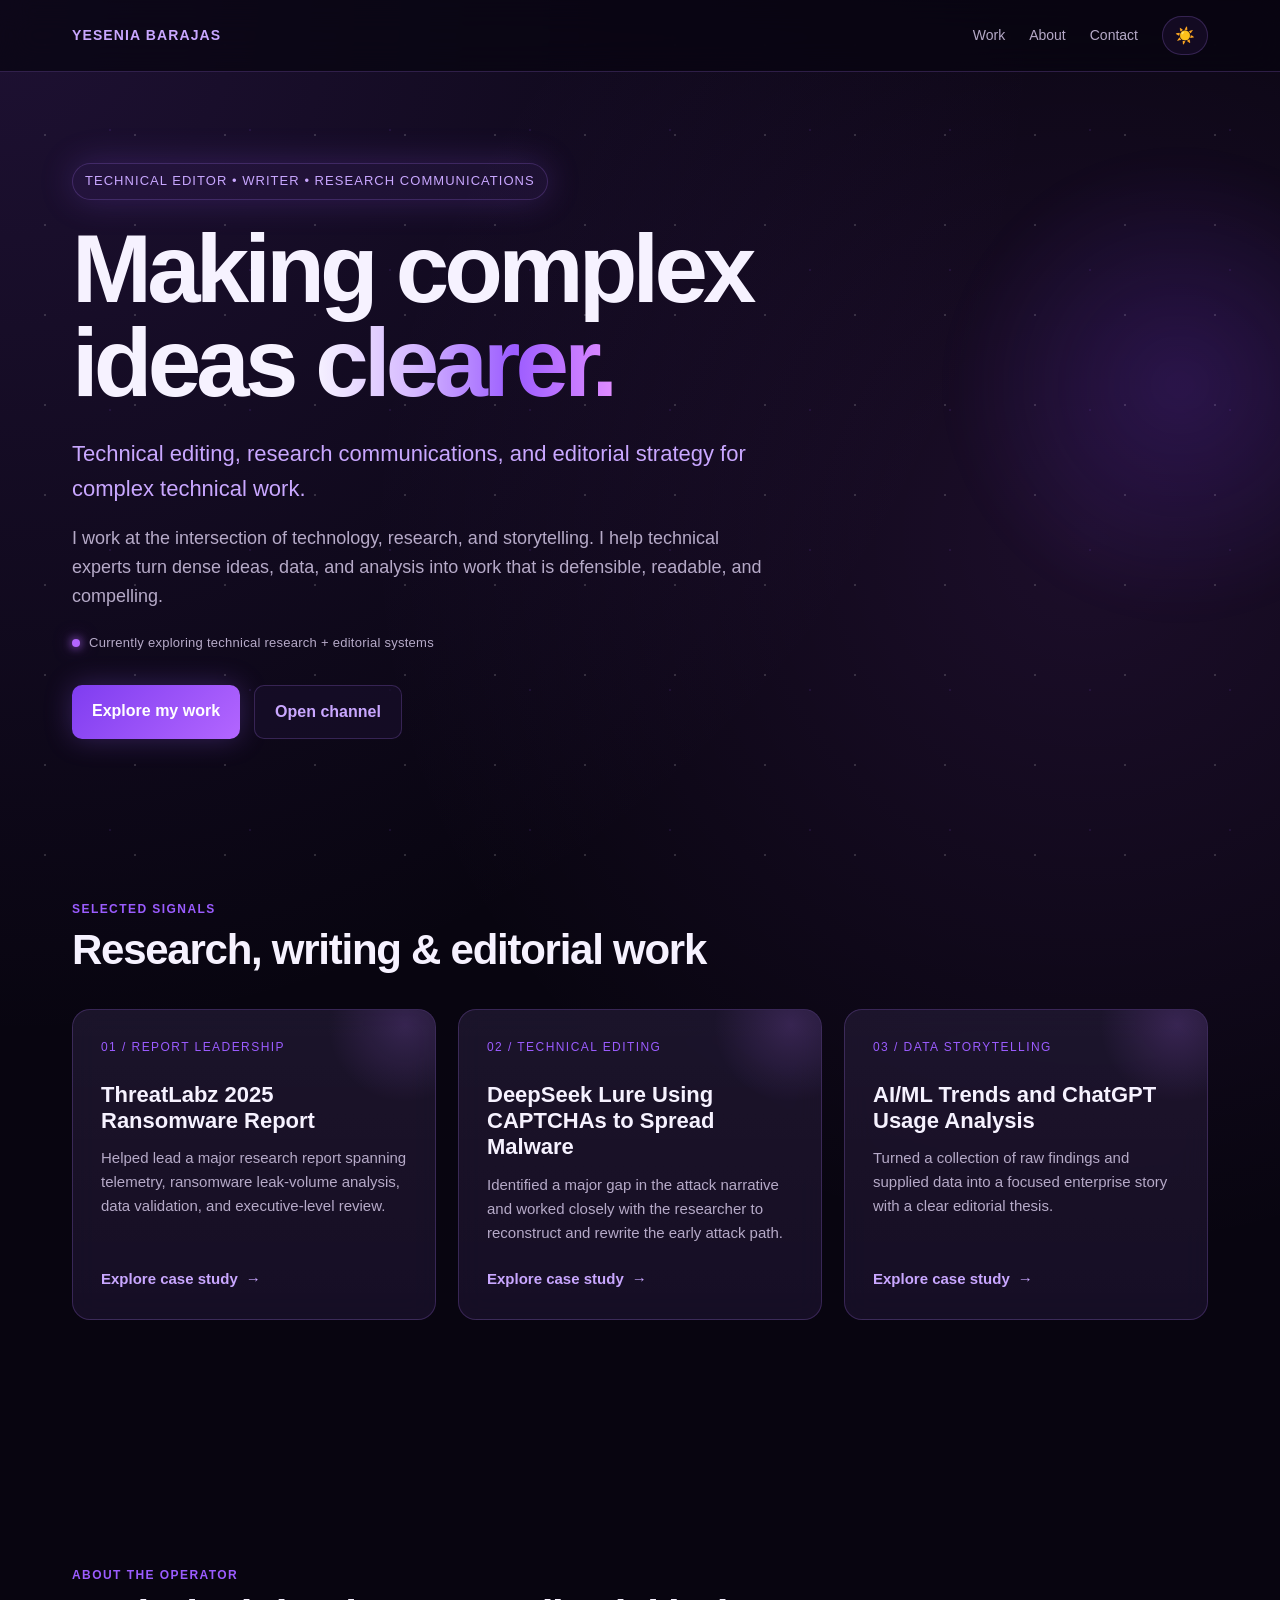
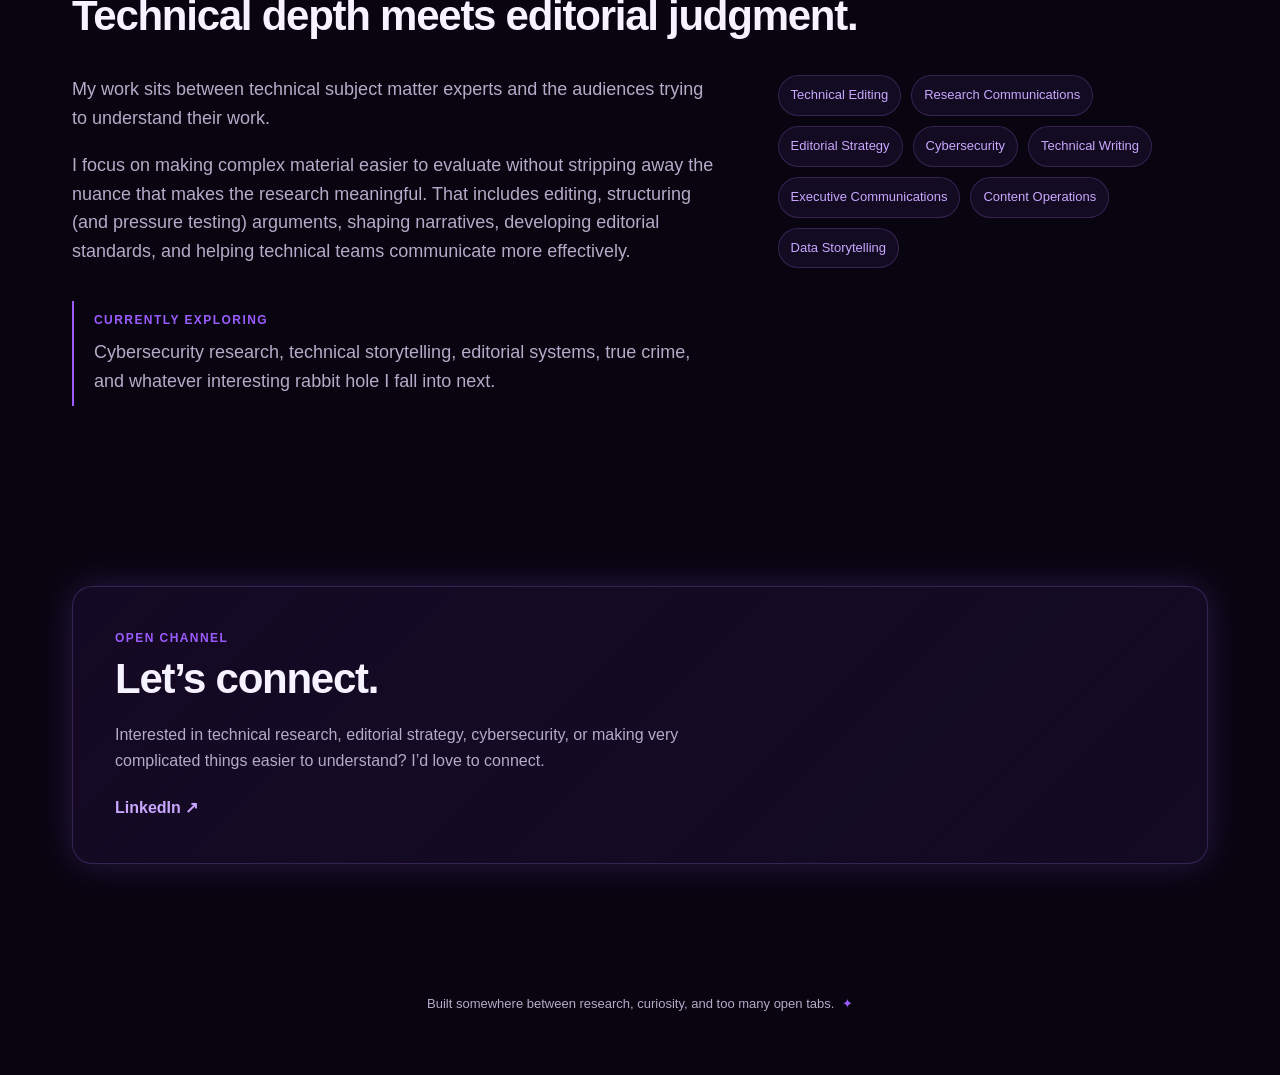
<file: index.html>
<!DOCTYPE html>
<html lang="en" data-theme="dark">
<head>
  <meta charset="UTF-8" />
  <meta name="viewport" content="width=device-width, initial-scale=1.0" />

  <title>Yesenia Barajas | Technical Editor & Writer</title>

  <style>
    :root {
      --bg: #080510;
      --card: rgba(24, 14, 42, 0.72);
      --card-hover: rgba(37, 20, 67, 0.92);
      --purple: #9b5cff;
      --purple-light: #c9a7ff;
      --purple-bright: #b366ff;
      --pink: #df8cff;
      --text: #f6f2ff;
      --muted: #b6aac8;
      --border: rgba(177, 125, 255, 0.22);
      --nav-bg: rgba(8, 5, 16, 0.72);
      --star-opacity: 0.18;
      --glow: 0 0 35px rgba(155, 92, 255, 0.22);
    }

    html[data-theme="light"] {
      --bg: #f7f3ff;
      --card: rgba(255, 255, 255, 0.82);
      --card-hover: rgba(255, 255, 255, 0.98);
      --purple: #7134c9;
      --purple-light: #7b42c7;
      --purple-bright: #8c52d9;
      --pink: #b65ad4;
      --text: #21152f;
      --muted: #655b70;
      --border: rgba(113, 52, 201, 0.18);
      --nav-bg: rgba(247, 243, 255, 0.82);
      --star-opacity: 0.08;
      --glow: 0 0 35px rgba(113, 52, 201, 0.14);
    }

    * {
      box-sizing: border-box;
    }

    html {
      scroll-behavior: smooth;
    }

    body {
      margin: 0;
      min-height: 100vh;
      overflow-x: hidden;

      font-family: Inter, Arial, Helvetica, sans-serif;
      line-height: 1.6;

      color: var(--text);

      background:
        radial-gradient(
          circle at top left,
          rgba(130, 70, 210, 0.18),
          transparent 35%
        ),
        radial-gradient(
          circle at 85% 20%,
          rgba(192, 86, 255, 0.11),
          transparent 30%
        ),
        var(--bg);

      transition:
        background 0.35s ease,
        color 0.35s ease;
    }

    /* STAR FIELD */

    body::before {
      content: "";
      position: fixed;
      inset: 0;

      pointer-events: none;

      background-image:
        radial-gradient(
          circle,
          rgba(255, 255, 255, 0.85) 1px,
          transparent 1px
        ),
        radial-gradient(
          circle,
          rgba(155, 92, 255, 0.6) 1px,
          transparent 1px
        );

      background-size:
        90px 90px,
        140px 140px;

      background-position:
        0 0,
        40px 60px;

      opacity: var(--star-opacity);

      z-index: -2;
    }

    /* FLOATING SPACE GLOW */

    body::after {
      content: "";

      position: fixed;

      width: 500px;
      height: 500px;

      top: 15%;
      right: -150px;

      border-radius: 50%;

      background:
        radial-gradient(
          circle,
          rgba(132, 61, 255, 0.18),
          transparent 65%
        );

      filter: blur(15px);

      z-index: -1;

      animation: drift 10s ease-in-out infinite alternate;
    }

    @keyframes drift {
      from {
        transform: translateY(0) translateX(0);
      }

      to {
        transform: translateY(35px) translateX(-25px);
      }
    }

    /* MAIN CONTAINER */

    .container {
      max-width: 1200px;
      margin: 0 auto;
      padding: 0 32px;
    }

    /* NAVIGATION */

    nav {
      position: sticky;
      top: 0;
      z-index: 100;

      backdrop-filter: blur(16px);
      -webkit-backdrop-filter: blur(16px);

      background: var(--nav-bg);

      border-bottom: 1px solid var(--border);

      transition: background 0.35s ease;
    }

    .nav-inner {
      max-width: 1200px;

      margin: 0 auto;

      padding: 16px 32px;

      display: flex;
      justify-content: space-between;
      align-items: center;
    }

    .logo {
      font-size: 14px;
      font-weight: 700;

      text-transform: uppercase;

      letter-spacing: 0.08em;

      color: var(--purple-light);
    }

    .nav-right {
      display: flex;
      align-items: center;
      gap: 24px;
    }

    .nav-links {
      display: flex;
      gap: 24px;
    }

    .nav-links a {
      color: var(--muted);

      text-decoration: none;

      font-size: 14px;

      transition: 0.25s ease;
    }

    .nav-links a:hover {
      color: var(--purple);
    }

    /* THEME BUTTON */

    .theme-toggle {
      padding: 9px 12px;

      border: 1px solid var(--border);
      border-radius: 999px;

      background: var(--card);
      color: var(--text);

      cursor: pointer;

      font-size: 16px;

      transition: 0.25s ease;
    }

    .theme-toggle:hover {
      transform: rotate(10deg) scale(1.08);

      box-shadow: var(--glow);
    }

    /* HERO */

    header {
      min-height: 82vh;

      display: flex;
      align-items: center;

      padding: 90px 0 70px;
    }

    .hero {
      max-width: 860px;
    }

    .eyebrow {
      display: inline-block;

      padding: 7px 12px;
      margin-bottom: 22px;

      border: 1px solid var(--border);
      border-radius: 999px;

      background: rgba(151, 91, 255, 0.08);

      color: var(--purple-light);

      font-size: 13px;

      letter-spacing: 0.08em;

      text-transform: uppercase;

      box-shadow: var(--glow);
    }

    h1 {
      margin: 0;

      max-width: 900px;

      font-size: clamp(54px, 8vw, 96px);

      line-height: 0.98;

      letter-spacing: -0.05em;
    }

    .gradient-text {
      background:
        linear-gradient(
          90deg,
          var(--text),
          #d5b8ff,
          var(--purple),
          var(--pink)
        );

      -webkit-background-clip: text;
      -webkit-text-fill-color: transparent;

      background-clip: text;
    }

    .headline {
      max-width: 760px;

      margin-top: 26px;

      font-size: 22px;

      color: var(--purple-light);
    }

    .intro {
      max-width: 700px;

      margin-top: 18px;

      font-size: 18px;

      color: var(--muted);
    }

    /* STATUS */

    .status {
      display: flex;
      align-items: center;

      gap: 9px;

      margin-top: 22px;

      color: var(--muted);

      font-size: 13px;

      letter-spacing: 0.02em;
    }

    .status-dot {
      width: 8px;
      height: 8px;

      flex-shrink: 0;

      border-radius: 50%;

      background: var(--purple-bright);

      box-shadow:
        0 0 10px var(--purple-bright),
        0 0 18px rgba(179, 102, 255, 0.5);

      animation: pulse 2s infinite;
    }

    @keyframes pulse {
      0%,
      100% {
        opacity: 1;
        transform: scale(1);
      }

      50% {
        opacity: 0.45;
        transform: scale(0.8);
      }
    }

    /* HERO BUTTONS */

    .hero-actions {
      margin-top: 32px;

      display: flex;

      gap: 14px;

      flex-wrap: wrap;
    }

    .button {
      display: inline-block;

      padding: 13px 20px;

      border-radius: 10px;

      text-decoration: none;

      font-weight: 600;

      transition:
        transform 0.25s ease,
        box-shadow 0.25s ease,
        background 0.25s ease;
    }

    .button-primary {
      color: white;

      background:
        linear-gradient(
          135deg,
          #7f3df0,
          #b366ff
        );

      box-shadow:
        0 0 28px rgba(155, 92, 255, 0.28);
    }

    .button-primary:hover {
      transform: translateY(-2px);

      box-shadow:
        0 0 40px rgba(155, 92, 255, 0.45);
    }

    .button-secondary {
      color: var(--purple-light);

      border: 1px solid var(--border);

      background: var(--card);
    }

    .button-secondary:hover {
      transform: translateY(-2px);

      box-shadow: var(--glow);
    }

    /* SECTIONS */

    section {
      padding: 90px 0;
    }

    .section-heading {
      margin-bottom: 36px;
    }

    .section-kicker {
      color: var(--purple);

      font-size: 12px;
      font-weight: 700;

      letter-spacing: 0.12em;

      text-transform: uppercase;
    }

    h2 {
      margin: 8px 0 0;

      font-size: 42px;

      letter-spacing: -0.03em;

      line-height: 1.1;
    }

    /* WORK SAMPLE GRID */

    .grid {
      display: grid;

      grid-template-columns:
        repeat(3, minmax(0, 1fr));

      gap: 22px;

      align-items: stretch;
    }

    /* WORK SAMPLE CARDS */

    .project {
      position: relative;

      min-width: 0;
      min-height: 240px;

      padding: 28px;

      display: flex;
      flex-direction: column;

      border: 1px solid var(--border);

      border-radius: 18px;

      background:
        linear-gradient(
          180deg,
          rgba(255, 255, 255, 0.035),
          rgba(255, 255, 255, 0.01)
        ),
        var(--card);

      backdrop-filter: blur(14px);
      -webkit-backdrop-filter: blur(14px);

      overflow: hidden;

      transition:
        transform 0.28s ease,
        border-color 0.28s ease,
        background 0.28s ease,
        box-shadow 0.28s ease;
    }

    .project::before {
      content: "";

      position: absolute;

      width: 160px;
      height: 160px;

      top: -65px;
      right: -50px;

      border-radius: 50%;

      background:
        radial-gradient(
          circle,
          rgba(181, 112, 255, 0.18),
          transparent 68%
        );

      transition: transform 0.3s ease;
    }

    .project:hover {
      transform: translateY(-8px);

      border-color: rgba(197, 151, 255, 0.55);

      background: var(--card-hover);

      box-shadow:
        0 18px 50px rgba(0, 0, 0, 0.28),
        var(--glow);
    }

    .project:hover::before {
      transform: scale(1.3);
    }

    .project-number {
      margin-bottom: 24px;

      color: var(--purple);

      font-size: 12px;

      letter-spacing: 0.12em;
    }

    .project h3 {
      margin: 0 0 12px;

      font-size: 22px;

      line-height: 1.2;
    }

    .project p {
      margin: 0;

      color: var(--muted);

      font-size: 15px;
    }

    .project a {
      display: inline-block;

      margin-top: auto;
      padding-top: 22px;

      text-decoration: none;

      color: var(--purple-light);

      font-weight: 600;

      transition:
        color 0.2s ease,
        transform 0.2s ease;
    }

    .project:hover a {
      transform: translateX(4px);
    }

    .project a:hover {
      color: var(--text);
    }


    /* EXPANDABLE CASE STUDIES */

    .project {
      cursor: pointer;
    }

    .project-top {
      display: flex;
      flex-direction: column;
      height: 100%;
    }

    .project-toggle {
      display: inline-flex;
      align-items: center;
      gap: 8px;

      margin-top: auto;
      padding-top: 22px;

      color: var(--purple-light);

      font-weight: 600;
      font-size: 15px;
    }

    .project-toggle-icon {
      display: inline-block;

      transition: transform 0.28s ease;
    }

    .project.expanded .project-toggle-icon {
      transform: rotate(90deg);
    }

    .project-details {
      grid-column: 1 / -1;

      max-height: 0;
      opacity: 0;
      overflow: hidden;

      margin-top: -6px;

      border: 1px solid transparent;
      border-radius: 18px;

      background:
        linear-gradient(
          135deg,
          rgba(90, 35, 145, 0.12),
          var(--card)
        );

      transition:
        max-height 0.45s ease,
        opacity 0.3s ease,
        padding 0.35s ease,
        border-color 0.35s ease,
        margin 0.35s ease;

      padding: 0 32px;
    }

    .project-details.open {
      max-height: 1200px;
      opacity: 1;

      margin-top: 0;
      margin-bottom: 8px;

      padding: 32px;

      border-color: var(--border);
    }

    .case-study-grid {
      display: grid;

      grid-template-columns: 1fr 1fr;

      gap: 32px;
    }

    .case-study-section h4 {
      margin: 0 0 8px;

      color: var(--purple-light);

      font-size: 12px;
      font-weight: 700;

      letter-spacing: 0.12em;

      text-transform: uppercase;
    }

    .case-study-section p {
      margin: 0;

      color: var(--muted);

      font-size: 15px;
    }

    .case-study-section.full {
      grid-column: 1 / -1;
    }

    .skills-row {
      display: flex;
      flex-wrap: wrap;
      gap: 8px;

      margin-top: 10px;
    }

    .skills-row span {
      padding: 7px 10px;

      border: 1px solid var(--border);
      border-radius: 999px;

      background: rgba(155, 92, 255, 0.06);

      color: var(--purple-light);

      font-size: 12px;
    }

    .published-link {
      display: inline-flex;
      align-items: center;
      gap: 8px;

      margin-top: 24px;

      color: var(--purple-light);

      text-decoration: none;

      font-weight: 700;

      transition:
        color 0.2s ease,
        transform 0.2s ease;
    }

    .published-link:hover {
      color: var(--text);

      transform: translateX(4px);
    }

    /* ABOUT */

    .about-layout {
      display: grid;

      grid-template-columns: 1.2fr 0.8fr;

      gap: 60px;

      align-items: start;
    }

    .about-copy {
      font-size: 18px;

      color: var(--muted);
    }

    .about-copy p:first-child {
      margin-top: 0;
    }

    /* SKILLS */

    .skills {
      display: flex;

      flex-wrap: wrap;

      gap: 10px;
    }

    .skill {
      padding: 9px 12px;

      border: 1px solid var(--border);

      border-radius: 999px;

      background: var(--card);

      color: var(--purple-light);

      font-size: 13px;

      transition:
        transform 0.2s ease,
        border-color 0.2s ease,
        box-shadow 0.2s ease;
    }

    .skill:hover {
      transform: translateY(-2px);

      border-color: var(--purple);

      box-shadow: var(--glow);
    }

    /* CURRENTLY EXPLORING */

    .now-box {
      margin-top: 35px;

      padding: 10px 0 10px 20px;

      border-left: 2px solid var(--purple);
    }

    .now-label {
      margin-bottom: 8px;

      color: var(--purple);

      font-size: 12px;
      font-weight: 700;

      letter-spacing: 0.12em;

      text-transform: uppercase;
    }

    .now-box p {
      margin: 0;

      color: var(--muted);
    }

    /* CONTACT */

    .contact-box {
      padding: 42px;

      border: 1px solid var(--border);

      border-radius: 20px;

      background:
        linear-gradient(
          135deg,
          rgba(90, 35, 145, 0.16),
          var(--card)
        );

      box-shadow: var(--glow);
    }

    .contact-box h2 {
      margin-bottom: 20px;
    }

    .contact-box p {
      max-width: 650px;

      color: var(--muted);
    }

    .contact-links {
      display: flex;

      gap: 18px;

      margin-top: 22px;

      flex-wrap: wrap;
    }

    .contact-links a {
      color: var(--purple-light);

      text-decoration: none;

      font-weight: 600;

      transition:
        color 0.2s ease,
        text-shadow 0.2s ease;
    }

    .contact-links a:hover {
      color: var(--text);

      text-shadow:
        0 0 18px rgba(182, 122, 255, 0.8);
    }

    /* FOOTER */

    footer {
      padding: 40px 0 60px;

      color: var(--muted);

      font-size: 13px;

      text-align: center;
    }

    .footer-star {
      display: inline-block;

      margin-left: 4px;

      color: var(--purple);

      cursor: pointer;

      transition:
        transform 0.3s ease,
        text-shadow 0.3s ease;
    }

    .footer-star:hover {
      transform: rotate(180deg) scale(1.5);

      text-shadow:
        0 0 15px var(--purple);
    }

    /* TABLET */

    @media (max-width: 900px) {
      .grid {
        grid-template-columns:
          repeat(2, minmax(0, 1fr));
      }

      .about-layout {
        grid-template-columns: 1fr;
      }

      header {
        min-height: auto;

        padding-top: 110px;
      }
    }

    /* MOBILE */

    @media (max-width: 650px) {
      .grid {
        grid-template-columns: 1fr;
      }

      .nav-links {
        display: none;
      }

      .container {
        padding: 0 20px;
      }

      .nav-inner {
        padding: 15px 20px;
      }

      h1 {
        font-size: 54px;
      }

      h2 {
        font-size: 34px;
      }

      section {
        padding: 70px 0;
      }

      .contact-box {
        padding: 28px;
      }

      .case-study-grid {
        grid-template-columns: 1fr;
      }

      .case-study-section.full {
        grid-column: auto;
      }

      .project-details.open {
        padding: 24px;
      }
    }
  </style>
</head>

<body>

  <!-- NAVIGATION -->

  <nav>
    <div class="nav-inner">

      <div class="logo">
        Yesenia Barajas
      </div>

      <div class="nav-right">

        <div class="nav-links">
          <a href="#work">Work</a>
          <a href="#about">About</a>
          <a href="#contact">Contact</a>
        </div>

        <button
          class="theme-toggle"
          id="themeToggle"
          aria-label="Switch color theme"
        >
          ☀️
        </button>

      </div>

    </div>
  </nav>


  <main class="container">

    <!-- HERO -->

    <header>

      <div class="hero">

        <div class="eyebrow">
          Technical Editor • Writer • Research Communications
        </div>

        <h1>
          Making complex ideas
          <span class="gradient-text">clearer.</span>
        </h1>

        <div class="headline">
          Technical editing, research communications, and editorial strategy
          for complex technical work.
        </div>

        <p class="intro">
          I work at the intersection of technology, research, and storytelling. I
          help technical experts turn dense ideas, data, and analysis into work
          that is defensible, readable, and compelling.
        </p>

        <div class="status">
          <span class="status-dot"></span>
          Currently exploring technical research + editorial systems
        </div>

        <div class="hero-actions">

          <a
            class="button button-primary"
            href="#work"
          >
            Explore my work
          </a>

          <a
            class="button button-secondary"
            href="#contact"
          >
            Open channel
          </a>

        </div>

      </div>

    </header>


    <!-- WORK -->

    <section id="work">

      <div class="section-heading">

        <div class="section-kicker">
          Selected Signals
        </div>

        <h2>
          Research, writing & editorial work
        </h2>

      </div>

      <div class="grid">

        <!-- PROJECT 1 -->

        <article
          class="project"
          data-project="ransomware"
          tabindex="0"
          role="button"
          aria-expanded="false"
          aria-controls="ransomware-details"
        >

          <div class="project-top">

            <div class="project-number">
              01 / REPORT LEADERSHIP
            </div>

            <h3>
              ThreatLabz 2025 Ransomware Report
            </h3>

            <p>
              Helped lead a major research report spanning telemetry,
              ransomware leak-volume analysis, data validation, and
              executive-level review.
            </p>

            <div class="project-toggle">
              Explore case study
              <span class="project-toggle-icon">→</span>
            </div>

          </div>

        </article>


        <!-- PROJECT 2 -->

        <article
          class="project"
          data-project="deepseek"
          tabindex="0"
          role="button"
          aria-expanded="false"
          aria-controls="deepseek-details"
        >

          <div class="project-top">

            <div class="project-number">
              02 / TECHNICAL EDITING
            </div>

            <h3>
              DeepSeek Lure Using CAPTCHAs to Spread Malware
            </h3>

            <p>
              Identified a major gap in the attack narrative and worked
              closely with the researcher to reconstruct and rewrite the
              early attack path.
            </p>

            <div class="project-toggle">
              Explore case study
              <span class="project-toggle-icon">→</span>
            </div>

          </div>

        </article>


        <!-- PROJECT 3 -->

        <article
          class="project"
          data-project="aiml"
          tabindex="0"
          role="button"
          aria-expanded="false"
          aria-controls="aiml-details"
        >

          <div class="project-top">

            <div class="project-number">
              03 / DATA STORYTELLING
            </div>

            <h3>
              AI/ML Trends and ChatGPT Usage Analysis
            </h3>

            <p>
              Turned a collection of raw findings and supplied data into
              a focused enterprise story with a clear editorial thesis.
            </p>

            <div class="project-toggle">
              Explore case study
              <span class="project-toggle-icon">→</span>
            </div>

          </div>

        </article>


        <!-- RANSOMWARE DETAILS -->

        <div
          class="project-details"
          id="ransomware-details"
          data-details="ransomware"
        >

          <div class="case-study-grid">

            <div class="case-study-section">

              <h4>Overview</h4>

              <p>
                A comprehensive ransomware research report combining
                Zscaler telemetry, ransomware leak-volume data, subject
                matter expertise, and cross-functional production.
              </p>

            </div>

            <div class="case-study-section">

              <h4>My Role</h4>

              <p>
                Report lead, technical writer/editor, and research and data
                contributor working across SMEs, marketing, design, and
                executive stakeholders.
              </p>

            </div>

            <div class="case-study-section full">

              <h4>Primary Contributions</h4>

              <div style="margin-top: 12px;">

                <p>
                  <strong>Key Findings — pp. 4–5</strong><br>
                  Helped calculate, shape, and validate the report’s headline
                  findings, distilling broader research into clear,
                  defensible takeaways.
                </p>

                <p style="margin-top: 16px;">
                  <strong>Data Exfiltration Analysis — pp. 7–8</strong><br>
                  Analyzed and validated ransomware data-leak volume based on
                  operators’ self-reported figures gathered from aggregate
                  sources and leak sites. Used both automated and manual checks
                  to support and defend larger claims in the report.
                </p>

                <p style="margin-top: 16px;">
                  <strong>Industry &amp; Geographic Analysis — pp. 9–13</strong><br>
                  Worked with Zscaler telemetry to identify meaningful industry
                  and country-level trends, write the resulting analysis and
                  insights, and guide design decisions around whether maps,
                  charts, or tables would communicate the findings most clearly.
                </p>

              </div>

            </div>

            <div class="case-study-section full">

              <h4>What I Contributed</h4>

              <p>
                My role combined editorial leadership with hands-on research
                support. I helped move the report from raw findings and datasets
                into a coherent, publishable narrative by identifying meaningful
                trends, pressure-testing claims, and translating quantitative
                findings into clear insights.
              </p>

              <p style="margin-top: 14px;">
                I worked closely with researchers to ensure that technical and
                data-driven claims were supportable, while also partnering with
                design to determine the clearest visual treatment for different
                types of findings.
              </p>

              <p style="margin-top: 14px;">
                The final report went through review and approval at the highest
                executive level, including the CSO and CEO.
              </p>

            </div>

            <div class="case-study-section full">

              <h4>Skills Demonstrated</h4>

              <div class="skills-row">
                <span>Research leadership</span>
                <span>Data analysis</span>
                <span>Data validation</span>
                <span>Editorial judgment</span>
                <span>Data visualization</span>
                <span>Cross-functional collaboration</span>
              </div>

              <a
                class="published-link"
                href="https://www.zscaler.com/resources/industry-reports/threatlabz-2025-ransomware-analysis.pdf"
                target="_blank"
                rel="noopener noreferrer"
              >
                View published report ↗
              </a>

            </div>

          </div>

        </div>


        <!-- DEEPSEEK DETAILS -->

        <div
          class="project-details"
          id="deepseek-details"
          data-details="deepseek"
        >

          <div class="case-study-grid">

            <div class="case-study-section">

              <h4>Overview</h4>

              <p>
                A technical threat-research article examining a DeepSeek-themed
                lure that used fake CAPTCHA interactions as part of a malware
                delivery chain.
              </p>

            </div>

            <div class="case-study-section">

              <h4>My Role</h4>

              <p>
                Technical editor and co-author, with significant involvement
                in restructuring and rewriting the attack narrative.
              </p>

            </div>

            <div class="case-study-section full">

              <h4>What I Contributed</h4>

              <p>
                The researcher had developed strong payload analysis, but the
                draft moved too quickly into the malware itself and did not
                sufficiently explain how a user encountered the threat or how
                the attack progressed to that point.
              </p>

              <p style="margin-top: 14px;">
                I flagged the missing context as a structural issue and worked
                closely with the researcher to unpack the beginning of the
                attack path: how the lure worked, how the user encountered it,
                and how the initial interaction led to malware execution.
                My involvement expanded well beyond line editing, and I
                substantially rewrote and reorganized portions of the article
                so readers could follow the full attack sequence. Because of
                the extent of that contribution, I was credited as a co-author.
              </p>

            </div>

            <div class="case-study-section full">

              <h4>Skills Demonstrated</h4>

              <div class="skills-row">
                <span>Technical editing</span>
                <span>Narrative structure</span>
                <span>Threat research communication</span>
                <span>SME collaboration</span>
              </div>

              <a
                class="published-link"
                href="https://www.zscaler.com/blogs/security-research/deepseek-lure-using-captchas-spread-malware"
                target="_blank"
                rel="noopener noreferrer"
              >
                View published article ↗
              </a>

            </div>

          </div>

        </div>


        <!-- AI/ML DETAILS -->

        <div
          class="project-details"
          id="aiml-details"
          data-details="aiml"
        >

          <div class="case-study-grid">

            <div class="case-study-section">

              <h4>Overview</h4>

              <p>
                A research analysis examining enterprise AI/ML trends and
                generative AI usage using findings and data supplied by
                the research team.
              </p>

            </div>

            <div class="case-study-section">

              <h4>My Role</h4>

              <p>
                Writer and editor, with editorial leadership on narrative
                development and audience framing.
              </p>

            </div>

            <div class="case-study-section full">

              <h4>What I Contributed</h4>

              <p>
                The research team initially provided a large set of findings
                and data points without a cohesive story or clear hierarchy.
                I worked with the researchers to identify the trends that
                would matter most to an enterprise audience and shape those
                findings into a focused narrative.
              </p>

              <p style="margin-top: 14px;">
                I helped prioritize angles such as the growth and popularity
                of generative AI tools, including ChatGPT and Drift, because
                enterprise adoption and usage patterns were particularly
                relevant to Zscaler's customers. I then wrote and edited the
                article around the selected findings, and turned supplied numbers
                into a coherent story rather than a collection of disconnected
                statistics.
              </p>

              <p style="margin-top: 14px;">
                I did not have direct access to the raw telemetry service.
                Researchers supplied the underlying figures and validated my
                technical interpretations and data-driven claims throughout
                the writing process.
              </p>

            </div>

            <div class="case-study-section full">

              <h4>Skills Demonstrated</h4>

              <div class="skills-row">
                <span>Editorial judgment</span>
                <span>Data storytelling</span>
                <span>Technical writing</span>
                <span>SME collaboration</span>
              </div>

              <a
                class="published-link"
                href="https://www.zscaler.com/blogs/security-research/analysis-generative-ai-trends-and-chatgpt-usage"
                target="_blank"
                rel="noopener noreferrer"
              >
                View published article ↗
              </a>

            </div>

          </div>

        </div>

      </div>

    </section>


    <!-- ABOUT -->

    <section id="about">

      <div class="section-heading">

        <div class="section-kicker">
          About the Operator
        </div>

        <h2>
          Technical depth meets editorial judgment.
        </h2>

      </div>


      <div class="about-layout">

        <div class="about-copy">

          <p>
            My work sits between technical subject matter experts and the
            audiences trying to understand their work.
          </p>

          <p>
            I focus on making complex material easier to evaluate without
            stripping away the nuance that makes the research meaningful.
            That includes editing, structuring (and pressure testing) arguments, shaping narratives,
            developing editorial standards, and helping technical teams
            communicate more effectively.
          </p>

          <div class="now-box">

            <div class="now-label">
              Currently exploring
            </div>

            <p>
              Cybersecurity research, technical storytelling, editorial systems,
              true crime, and whatever interesting rabbit hole I fall into next.
            </p>

          </div>

        </div>


        <div class="skills">

          <span class="skill">
            Technical Editing
          </span>

          <span class="skill">
            Research Communications
          </span>

          <span class="skill">
            Editorial Strategy
          </span>

          <span class="skill">
            Cybersecurity
          </span>

          <span class="skill">
            Technical Writing
          </span>

          <span class="skill">
            Executive Communications
          </span>

          <span class="skill">
            Content Operations
          </span>

          <span class="skill">
            Data Storytelling
          </span>

        </div>

      </div>

    </section>


    <!-- CONTACT -->

    <section id="contact">

      <div class="contact-box">

        <div class="section-kicker">
          Open Channel
        </div>

        <h2>
          Let’s connect.
        </h2>

        <p>
          Interested in technical research, editorial strategy, cybersecurity,
          or making very complicated things easier to understand?
          I’d love to connect.
        </p>

        <div class="contact-links">

          <a
            href="https://www.linkedin.com/in/yeseniaba/"
            target="_blank"
          >
            LinkedIn ↗
          </a>


        </div>

      </div>

    </section>


    <!-- FOOTER -->

    <footer>

      Built somewhere between research, curiosity, and too many open tabs.

      <span
        class="footer-star"
        id="footerStar"
        title="You found the tiny star."
      >
        ✦
      </span>

    </footer>

  </main>


  <script>

    const toggle =
      document.getElementById("themeToggle");

    const root =
      document.documentElement;

    const savedTheme =
      localStorage.getItem("portfolio-theme");


    /* LOAD SAVED THEME */

    if (savedTheme) {
      root.setAttribute(
        "data-theme",
        savedTheme
      );
    }


    /* UPDATE THE SUN / MOON ICON */

    function updateIcon() {

      const theme =
        root.getAttribute("data-theme");

      toggle.textContent =
        theme === "dark"
          ? "☀️"
          : "🌙";
    }

    updateIcon();


    /* SWITCH THEMES */

    toggle.addEventListener(
      "click",
      () => {

        const currentTheme =
          root.getAttribute("data-theme");

        const newTheme =
          currentTheme === "dark"
            ? "light"
            : "dark";

        root.setAttribute(
          "data-theme",
          newTheme
        );

        localStorage.setItem(
          "portfolio-theme",
          newTheme
        );

        updateIcon();
      }
    );



    /* EXPANDABLE PROJECT CARDS */

    const projectCards =
      document.querySelectorAll(".project[data-project]");

    const projectDetails =
      document.querySelectorAll(".project-details[data-details]");

    function closeAllProjects() {

      projectCards.forEach((card) => {
        card.classList.remove("expanded");
        card.setAttribute("aria-expanded", "false");
      });

      projectDetails.forEach((details) => {
        details.classList.remove("open");
      });
    }

    function toggleProject(card) {

      const projectName =
        card.getAttribute("data-project");

      const details =
        document.querySelector(
          `.project-details[data-details="${projectName}"]`
        );

      const isOpen =
        card.classList.contains("expanded");

      closeAllProjects();

      if (!isOpen) {
        card.classList.add("expanded");
        card.setAttribute("aria-expanded", "true");
        details.classList.add("open");
      }
    }

    projectCards.forEach((card) => {

      card.addEventListener("click", () => {
        toggleProject(card);
      });

      card.addEventListener("keydown", (event) => {

        if (
          event.key === "Enter" ||
          event.key === " "
        ) {
          event.preventDefault();
          toggleProject(card);
        }

      });

    });


    /* FOOTER EASTER EGG */

    const footerStar =
      document.getElementById("footerStar");

    const messages = [
      "Signal received ✦",
      "Curiosity detected ✦",
      "You found the easter egg ✦",
      "Still too many tabs open ✦",
      "Transmission successful ✦"
    ];

    footerStar.addEventListener(
      "click",
      () => {

        const randomMessage =
          messages[
            Math.floor(
              Math.random() * messages.length
            )
          ];

        footerStar.setAttribute(
          "title",
          randomMessage
        );

        footerStar.textContent = "✧";

        setTimeout(
          () => {
            footerStar.textContent = "✦";
          },
          500
        );
      }
    );

  </script>

</body>
</html>
</file>
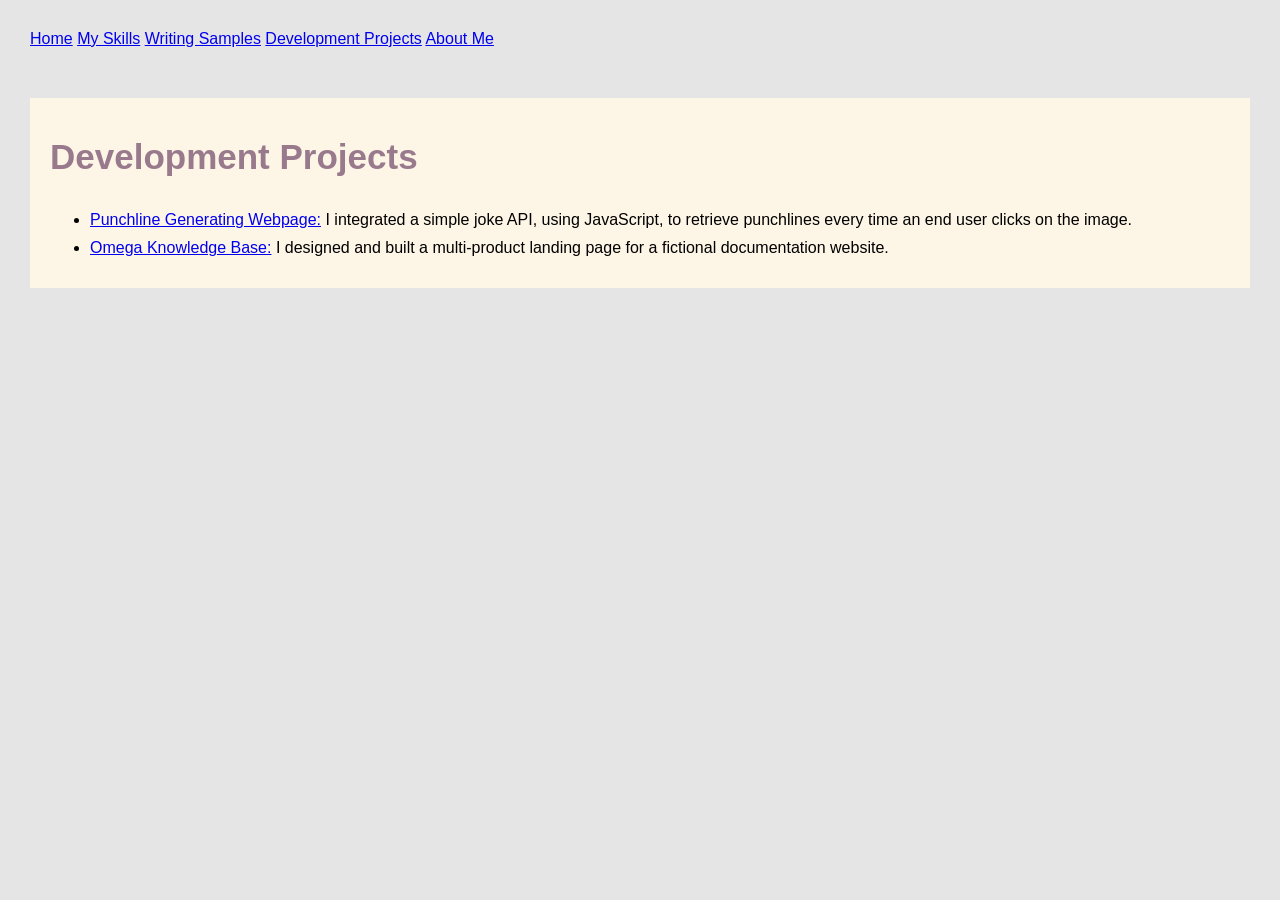
<file: dev_projects.html>
<!DOCTYPE html>
<html>
<head>
	<link rel="stylesheet" href="main.css">
	<title>Yesenia | Writer, Developer</title>
	<link rel="icon" href="headshot.jpeg" type="image/png">

</head>
<body>
<div class="topnav">
  <a href="home.html">Home</a>
  <a href="skills.html">My Skills</a>
  <a href="writing_samples.html">Writing Samples</a>
  <a class="active" href="#development-projects">Development Projects</a>
  <a href="about.html">About Me</a>

</div>
<div class="content">
<h2>Development Projects</h2>
<ul>
<li><a href="jokeapp.html">Punchline Generating Webpage:</a> 
I integrated a simple joke API, using JavaScript, to retrieve punchlines every time an end user clicks on the image.</li>
	<li><a href="docs_landing.html">Omega Knowledge Base:</a> I designed and built a multi-product landing page for a fictional documentation website. </li>

</ul>
	
</div>
  </body>
</html>
</file>
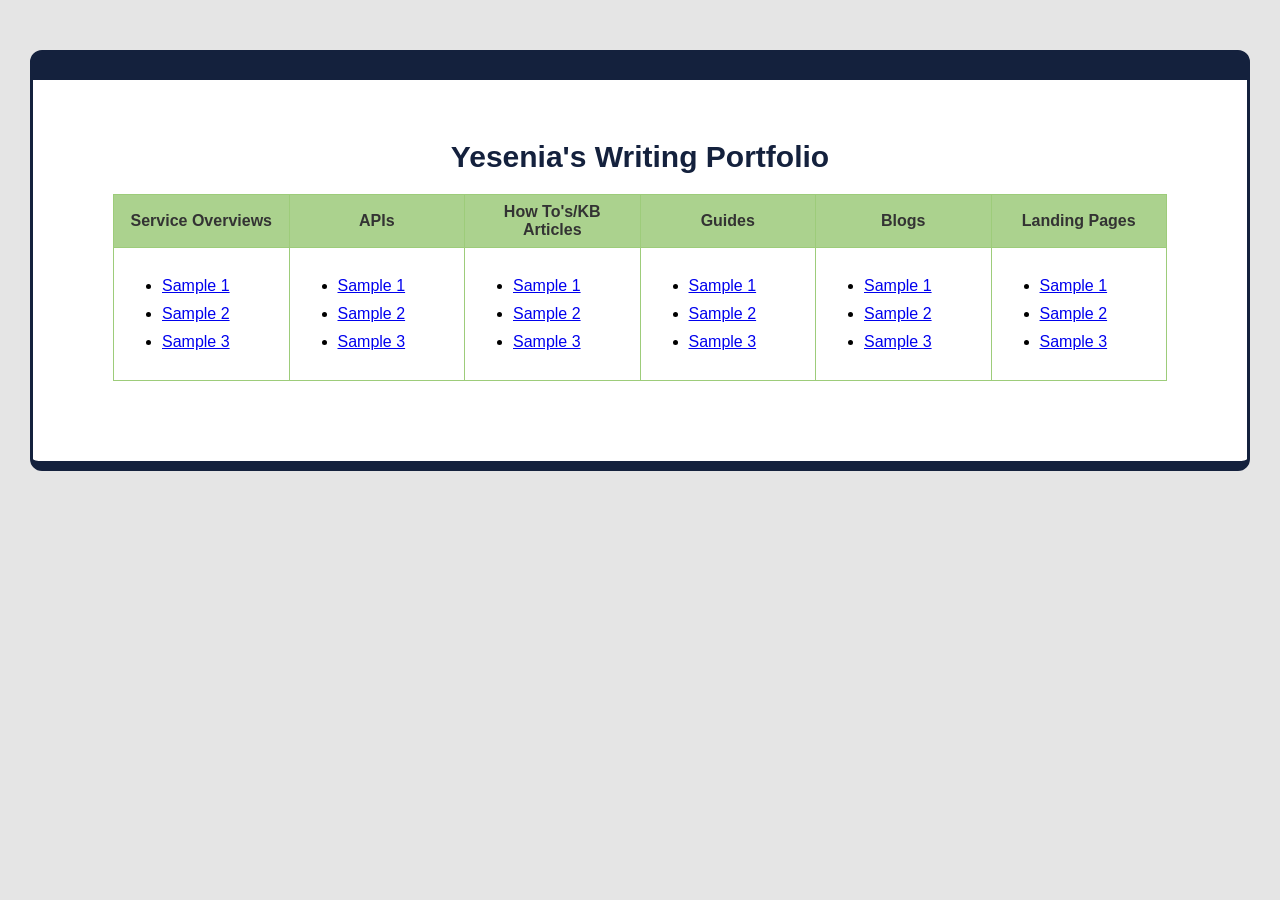
<file: home.html>
<!DOCTYPE html>
<html>
<head>
	<link rel="stylesheet" href="main.css">
	<title>Yesenia Barajas</title>


</head>
<body>

<div class="wrapper">
<div class="item">
<h1>Yesenia's Writing Portfolio</h1>

<table class="tftable" border="1">
<tr>
	<th>Service Overviews</th>
	<th>APIs</th>
	<th>How To's/KB Articles</th>
	<th>Guides</th>
	<th>Blogs</th>
	<th>Landing Pages</th>
</tr>
<tr>
	<td>
		<ul>
			<li><a href="wepay_overview.pdf">Sample 1</a></li>
			<li><a href="vault_overview.pdf">Sample 2</a></li>
			<li><a href="billing_overview.pdf">Sample 3</a></li>
	
		</ul>
	</td>
	<td>	<ul>
		<li><a href="ip_reputation_api.pdf">Sample 1</a></li>
		<li><a href="legal_entities.pdf">Sample 2</a></li>
		<li><a href="check_source_ip.pdf">Sample 3</a></li>
		</ul>
	</td>
	<td>	
		<ul>
			<li><a href="create_an_asymmetric key.pdf">Sample 1</a></li>
			<li><a href="configure_rotation_policies.pdf">Sample 2</a></li>
			<li><a href="how_to_challenge_a_dispute.pdf">Sample 3</a></li>
		</ul>
	</td>
	<td>	
	<ul>
		<li><a href="vault_getting_started.pdf">Sample 1</a></li>
		<li><a href="wepay_api_getting_started.pdf">Sample 2</a></li>
		<li><a href="system_integration_guide.pdf">Sample 3</a></li>
	
		</ul>
	</td>
	<td>	<ul>
		<li><a href="https://techneck.blog/2023/03/12/madcap-flare-pros-and-cons/">Sample 1</a></li>
		<li><a href="performance_stats.pdf">Sample 2</a></li>
		<li><a href="ice_cream_sandwhich.pdf">Sample 3</a></li>
		</ul>
	</td>
	<td>	
		<ul>
			<li><a href="sdk_landing_page.png">Sample 1</a></li>
			<li><a href="wepay_landing_page.png">Sample 2</a></li>
			<li><a href="omega_docs_landing_page.png">Sample 3</a></li>
	
		</ul>
	</td>
	</tr>
</table>
	

	

</div>
</div>



	
</body>
</html>
</file>
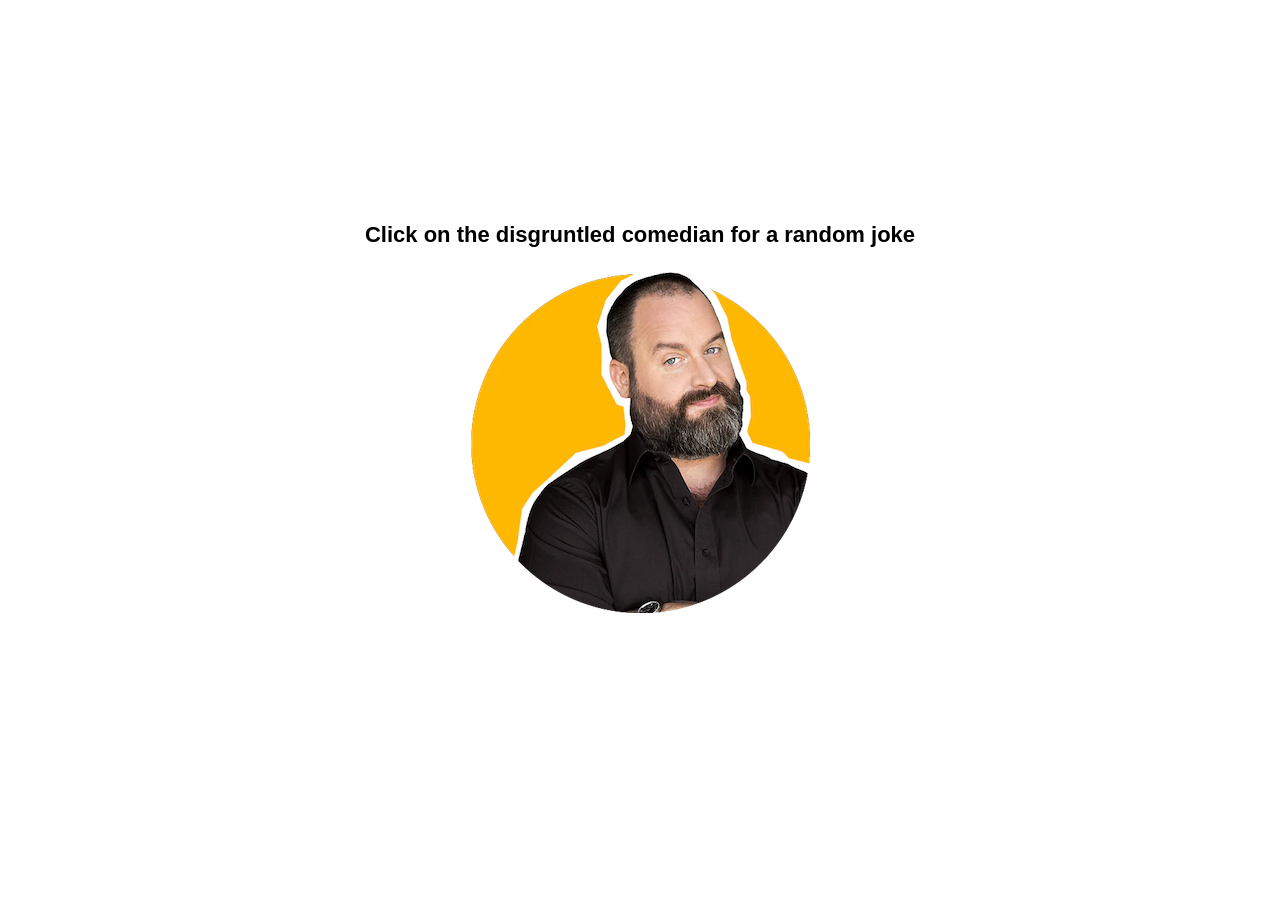
<file: jokeapp.html>
<!DOCTYPE html>
<html>
<head>
		<link rel="stylesheet" href="jokeapp.css">
		<script src="jokeapp.js"></script>

</head>
<body>
<h1>Click on the disgruntled comedian for a random joke</h1>
<button id="button" type='button'></button>
<p id="setup"></p>
<p id="punchline"></p>
<p id="error"></p>
</body>
</html>
</file>
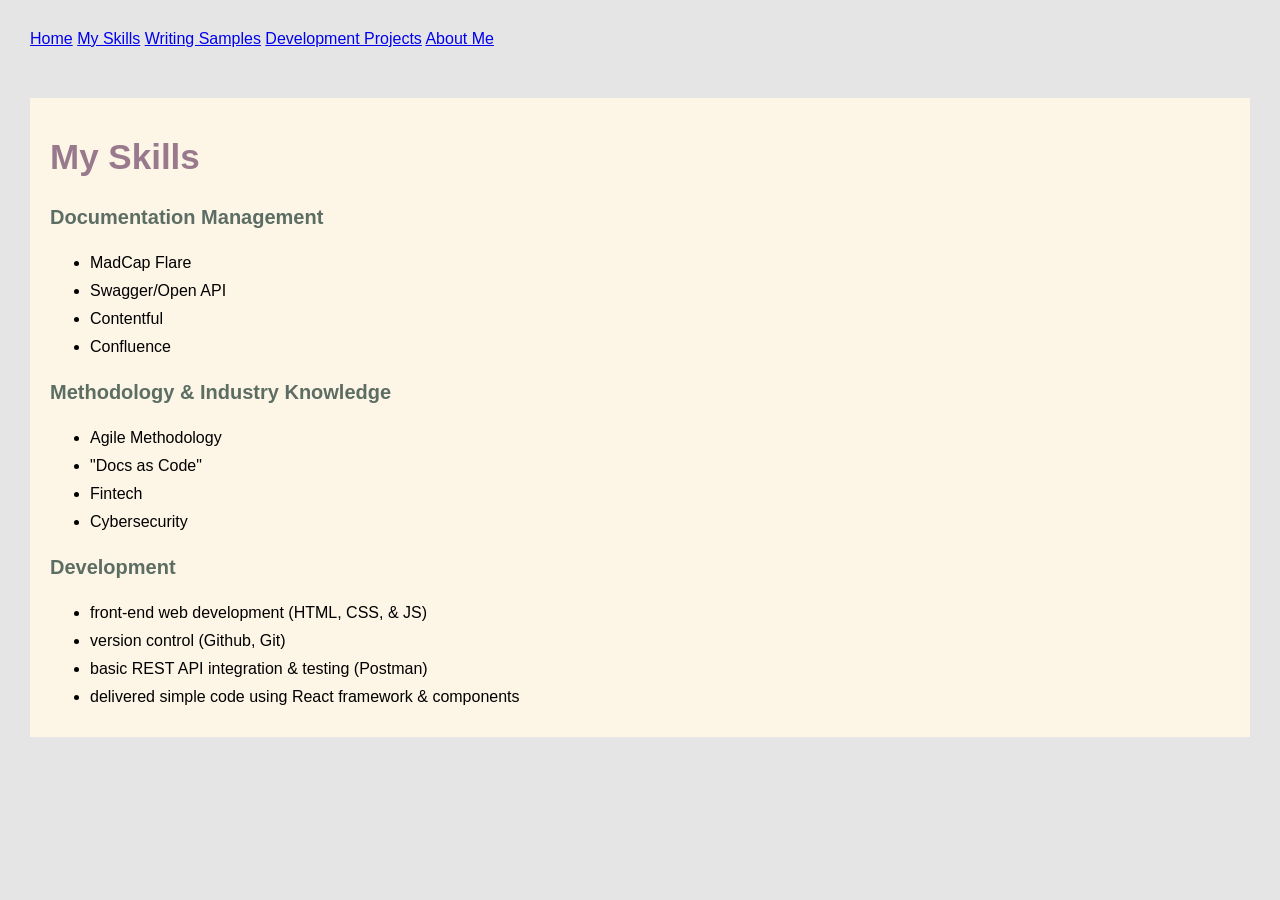
<file: skills.html>
<!DOCTYPE html>
<html>
<head>
	<link rel="stylesheet" href="main.css">
	<title>Yesenia | Writer, Developer</title>
	<link rel="icon" href="headshot.jpeg" type="image/png">

</head>
<body>
<div class="topnav">
  <a href="home.html">Home</a>
  <a class="active" href="#myskills">My Skills</a>
  <a href="writing_samples.html">Writing Samples</a>
  <a href="dev_projects.html">Development Projects</a>
  <a href="about.html">About Me</a>
</div>

<div class="content">
<h2>My Skills</h2>
<h3>Documentation Management</h3>
<ul>
  <li>MadCap Flare</li>
<li>Swagger/Open API</li>
<li>Contentful</li>
<li>Confluence</li>
</ul>
<h3>Methodology & Industry Knowledge</h3>
<ul>
  <li>Agile Methodology</li>
  <li>"Docs as Code"</li>
  <li>Fintech</li>
  <li>Cybersecurity</li>
</ul>
<h3>Development</h3>
<ul>
  <li>front-end web development (HTML, CSS, & JS)</li>
  <li>version control (Github, Git)</li>
  <li>basic REST API integration & testing (Postman)</li>
  <li>delivered simple code using React framework & components</li>
</ul>
	</div>
  </body>
</html>
</file>
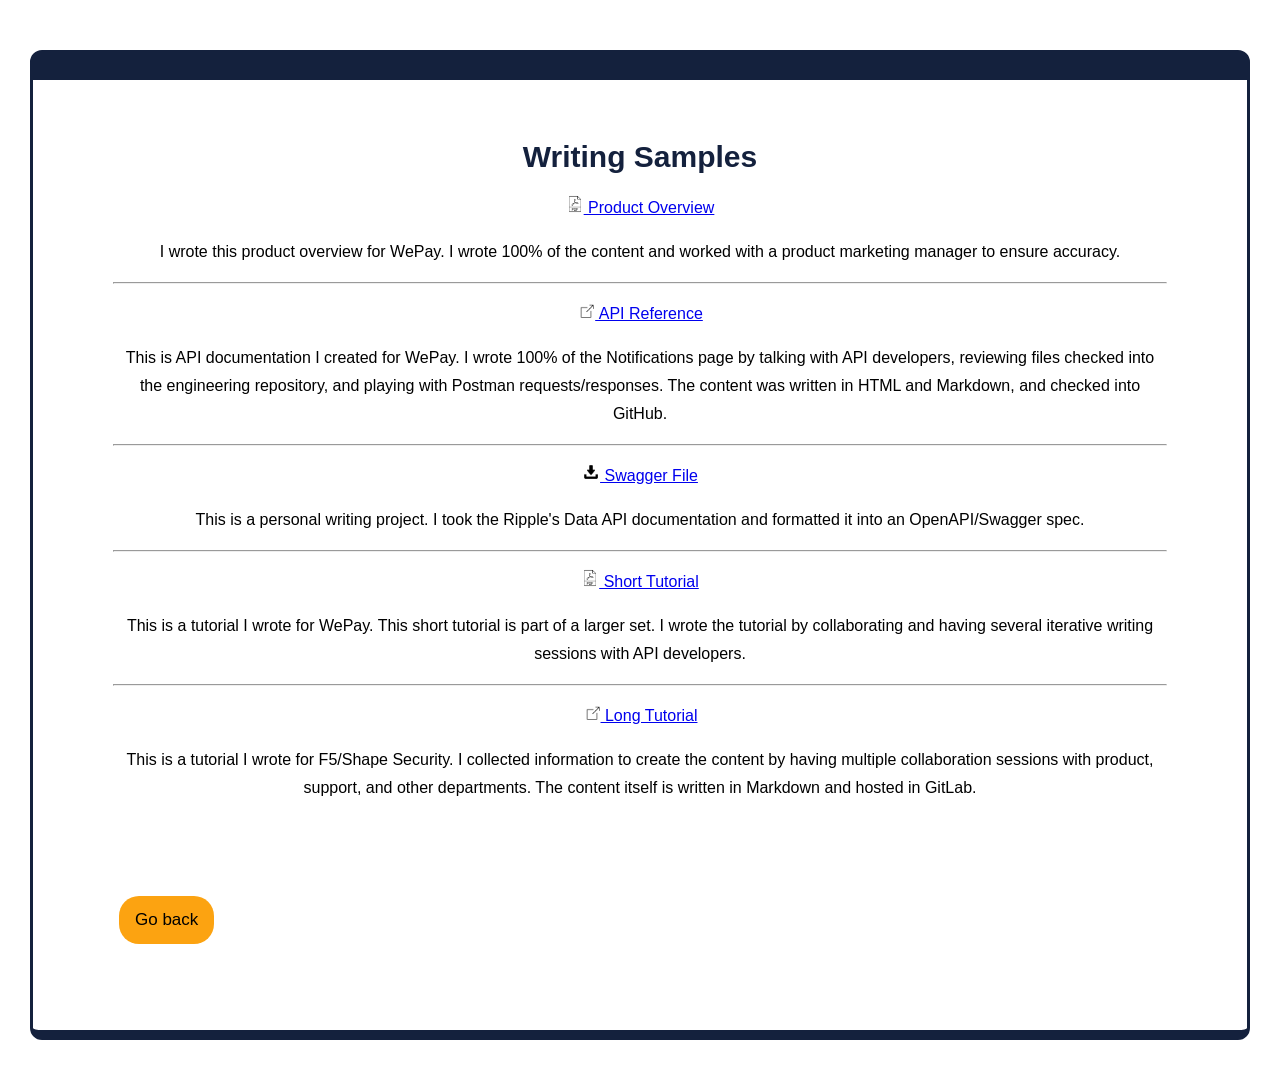
<file: writing_samples.html>
<!DOCTYPE html>
<html>
<head>
	<link rel="stylesheet" href="main.css">
	<title>Yesenia Barajas</title>


</head>
<body style="background-color:white;">
	
<div class="wrapper">
<div class="item">

	
<h1>Writing Samples</h1>

	<p><a href="Product Overview (non-technical).pdf"> <img src="pdf_icon.png" style="float:none;border:none" "height=18px" width="18px" /> Product Overview</a></p>	
	<p>I wrote this product overview for WePay. I wrote 100% of the content and worked with a product marketing manager to ensure accuracy.</p>
	<hr>
	<p><a href="https://developer.wepay.com/api/api-calls/notifications"> <img src="leaving_site.png" style="float:none;border:none" "height=18px" width="18px" /> API Reference  </a></p>
	<p>This is API documentation I created for WePay. I wrote 100% of the Notifications page by talking with API developers, reviewing files checked into the engineering repository, and playing with Postman requests/responses. The content was written in HTML and Markdown, and checked into GitHub.</p>
	<hr>
<p><a href="swagger_sample.yaml" download> <img src="download_icon.png" style="float:none;border:none" "height=18px" width="18px" /> Swagger File  </a> </p>
<p>This is a personal writing project. I took the Ripple's Data API documentation and formatted it into an OpenAPI/Swagger spec. </p>
<hr>
<p><a href="short_tutorial.pdf"> <img src="pdf_icon.png" style="float:none;border:none" "height=18px" width="18px" /> Short Tutorial </a> </p>
<p>This is a tutorial I wrote for WePay. This short tutorial is part of a larger set. I wrote the tutorial by collaborating and having several iterative writing sessions with API developers.</p>
<hr>
<p><a href="https://docs.cloud.f5.com/docs/how-to/advanced-security/authentication-intelligence"> <img src="leaving_site.png" style="float:none;border:none" "height=18px" width="18px" /> Long Tutorial</a></p>
<p>This is a tutorial I wrote for F5/Shape Security. I collected information to create the content by having multiple collaboration sessions with product, support, and other departments. The content itself is written in Markdown and hosted in GitLab.</p>	
<br></br>
	<br></br>
<div>
	<a href="home.html"><button class="button">Go back</button></a>
	</div>


  </body>
  </html>
</file>
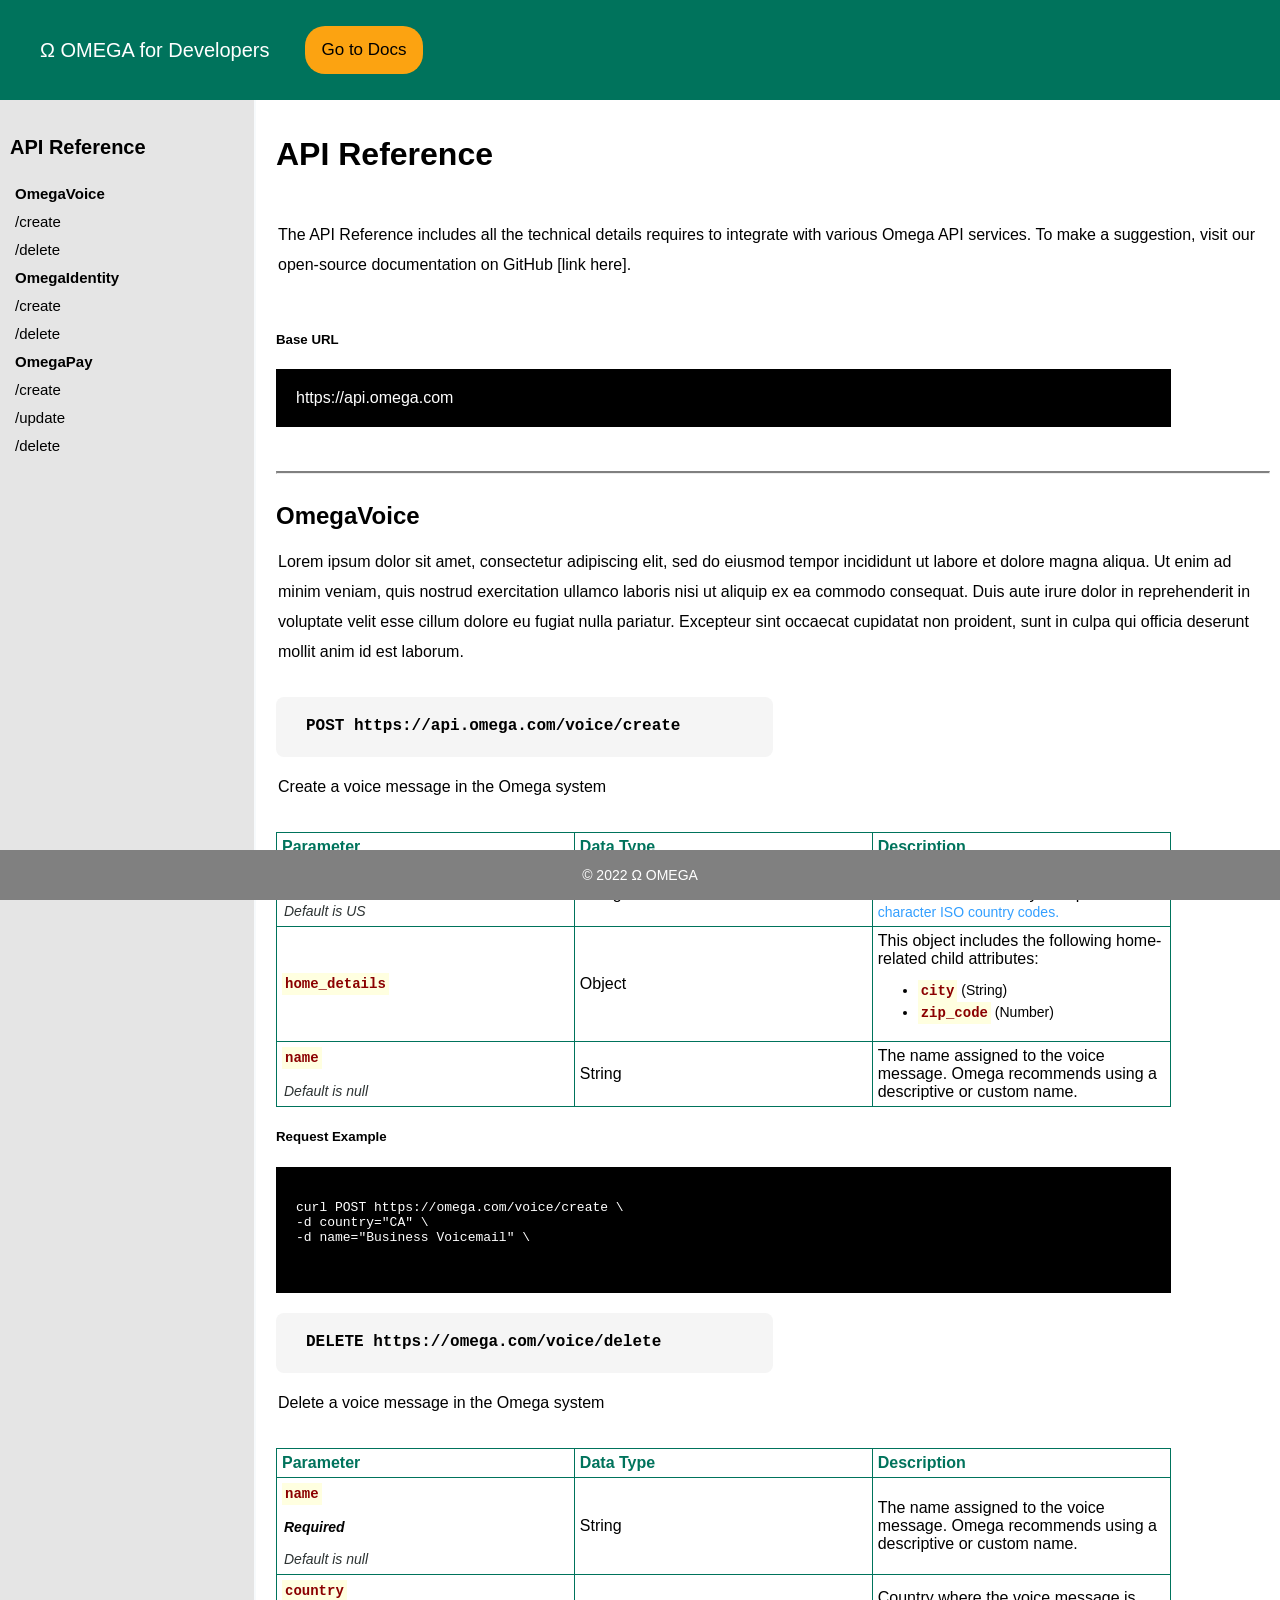
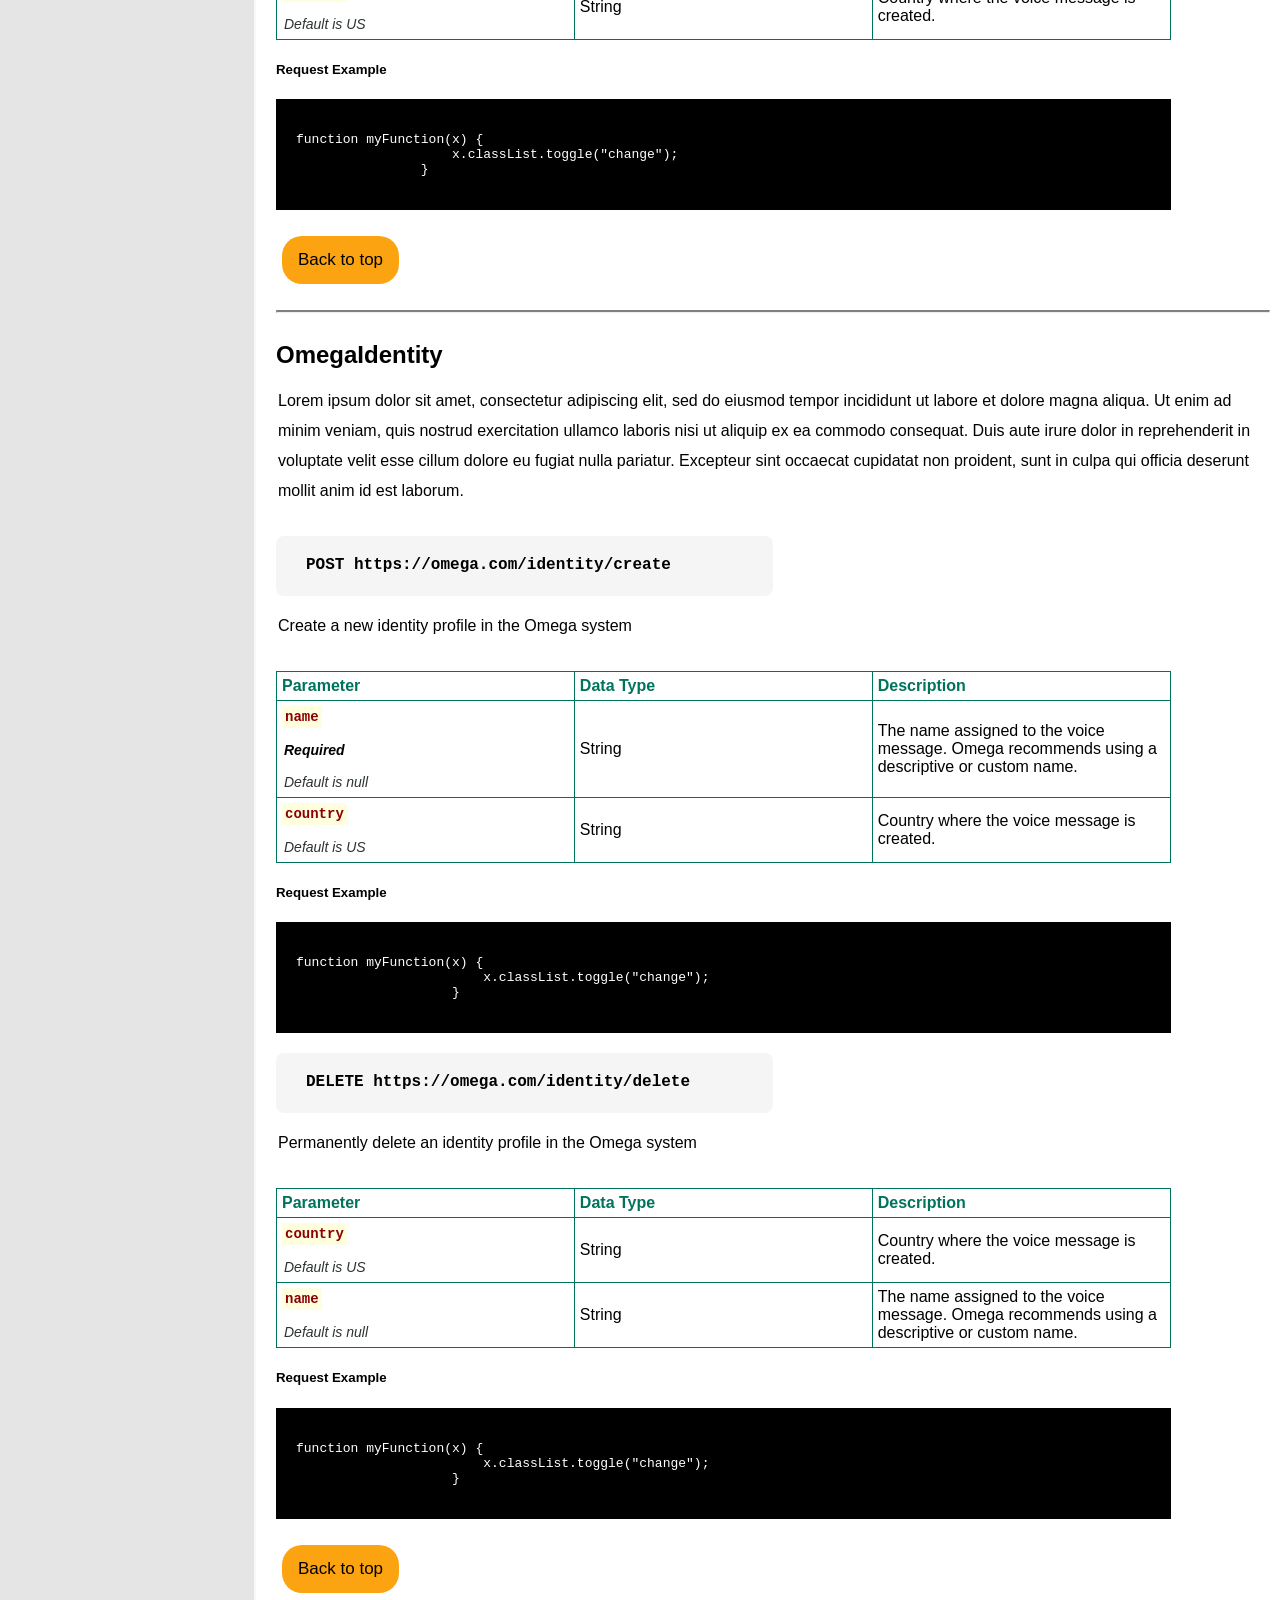
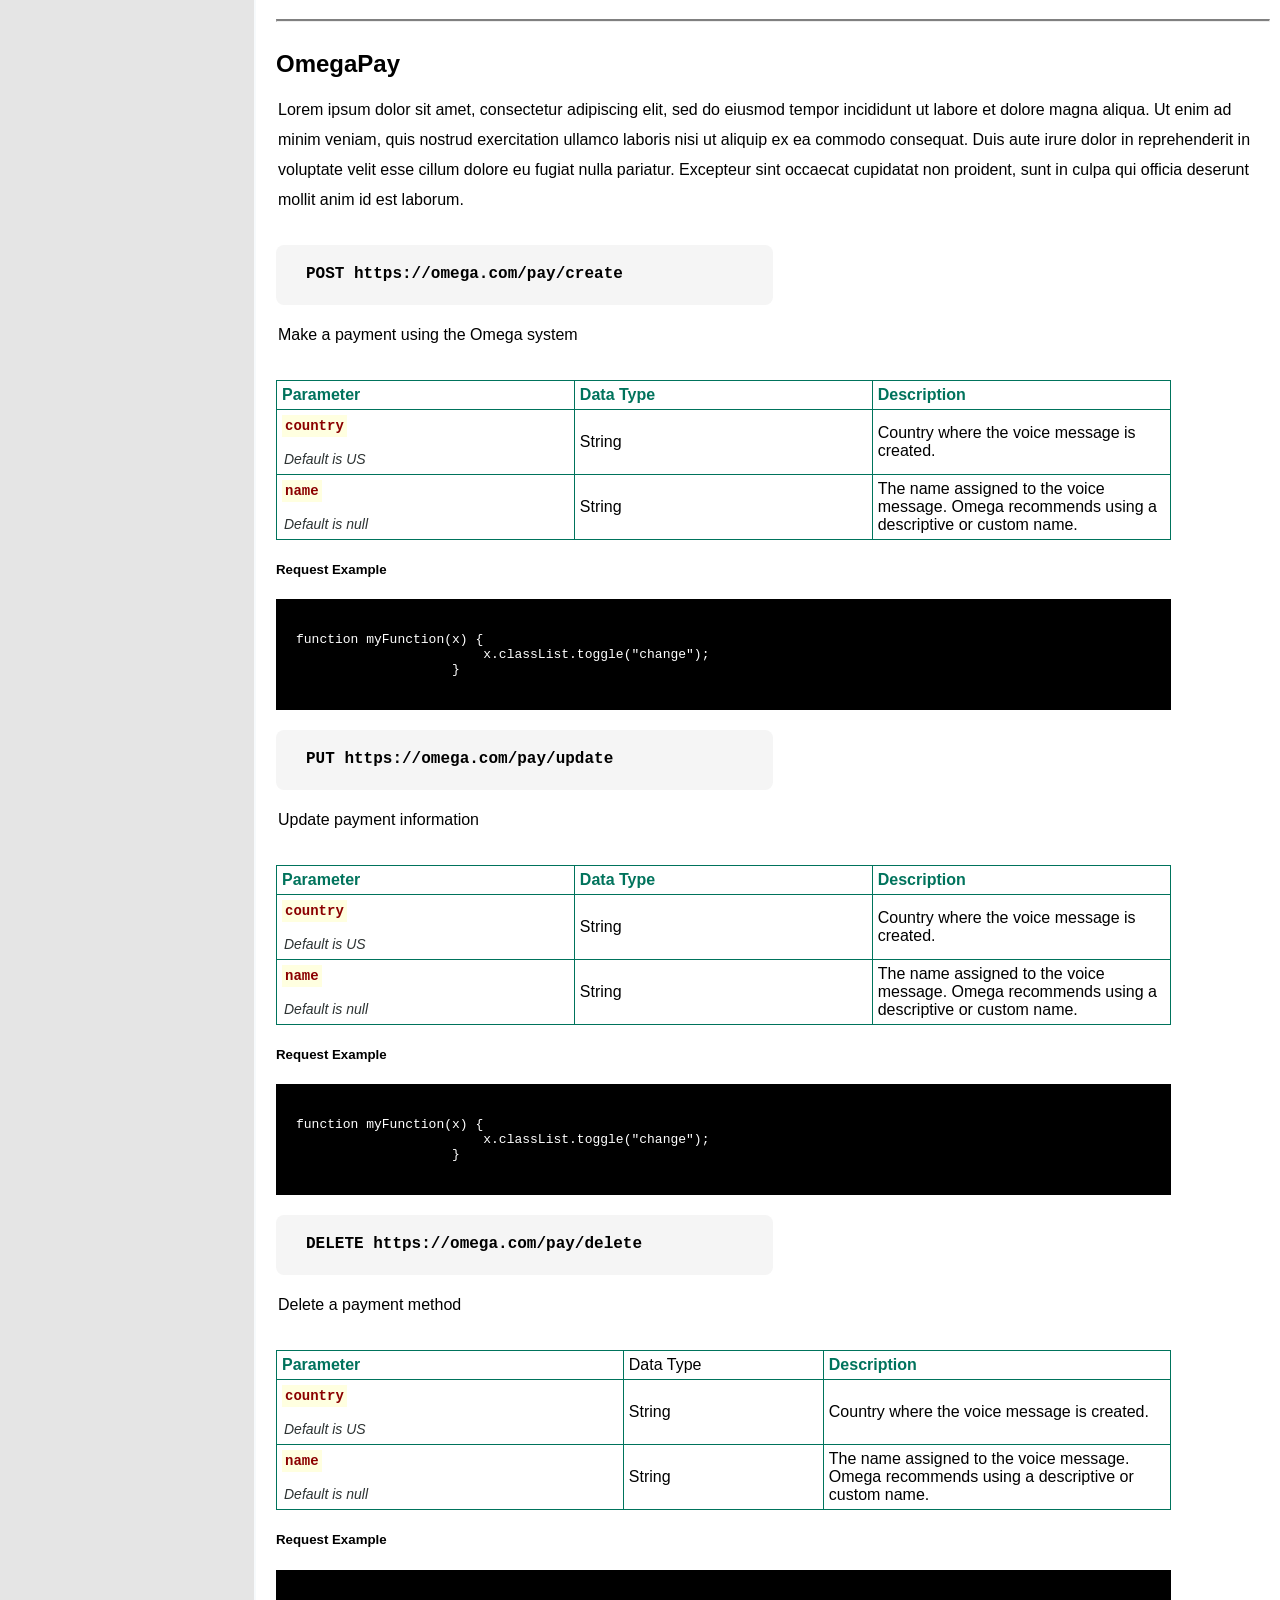
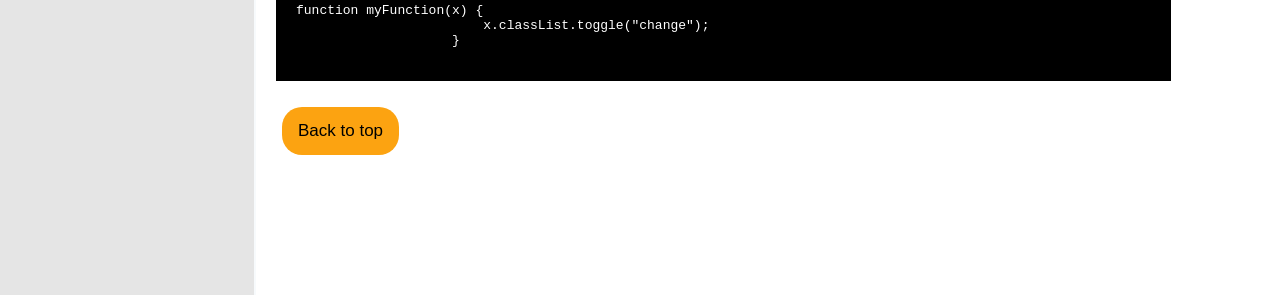
<file: tech_docs_page/api_reference.html>
<!DOCTYPE html>
<html>
<head>
<meta name="viewport" content="width=device-width, initial-scale=1">
	<link rel="stylesheet" href="docs_landing.css">
	<link rel="stylesheet" href="https://cdnjs.cloudflare.com/ajax/libs/font-awesome/4.7.0/css/font-awesome.min.css">
	<script src="javascript.js"></script>
	<title>Docs</title>


</head>
<header class="header" id="myHeader">
	<a href="docs_landing.html">&Omega; OMEGA for Developers</a>
    <a href="docs_landing.html"><button class="button">Go to Docs</button></a>
   
  
</header>
<div class="spacer">
    &nbsp;
</div>
<body>
   
  
<div class="column">
  
    <div class="sidenav">
        <h1>API Reference</h1>
        <a href="#voice"><b>OmegaVoice</b></a>
 
        <a href="#vcreate">/create</a>
        <a href="#vdelete">/delete</a>
       
    
        <a href="#identity"><b>OmegaIdentity</b></a>
        <a href="#icreate">/create</a>
        <a href="#idelete">/delete</a>
    
  
        <a href="#pay"><b>OmegaPay</b></a>
     
        <a href="#pcreate">/create</a>
        <a href="#pupdate">/update</a>
        <a href="#pdelete">/delete</a>
      
      </div>
</div>

<div class="columnB content">
  
        <h1 id="reference">API Reference</h1>
        <p class="text">The API Reference includes all the technical details requires to integrate with various Omega API services. 
            To make a suggestion, visit our open-source documentation on GitHub [link here].</p>
        <h5>Base URL</h5>
        <div class="code-block">https://api.omega.com</div>
        

        </p>
       
        <hr>
<!-- // OmegaVoice Section -->

        <h2 id="voice" class="add-pad">OmegaVoice </h2>
        <p class="text">Lorem ipsum dolor sit amet, consectetur adipiscing elit, sed do eiusmod tempor incididunt ut labore 
            et dolore magna aliqua. Ut enim ad minim veniam, quis nostrud exercitation ullamco laboris nisi ut aliquip 
            ex ea commodo consequat. Duis aute irure dolor in reprehenderit in voluptate velit esse cillum dolore eu 
            fugiat nulla pariatur. Excepteur sint occaecat cupidatat non proident, sunt in culpa qui officia deserunt 
            mollit anim id est laborum.</p>
    
     
            <h4 id="vcreate" class="add-pad"> POST https://api.omega.com/voice/create</h4>
        <p class="text">Create a voice message in the Omega system</p>
        <table class="param-table">
            <tr>
            <th>Parameter</th>
            <th>Data Type</th>
            <th>Description</th>
            </tr>

            <tr>
                <td><div class="code-snippet">country</div>
                    <p class="default">Default is US</p></td>
                <td>String</td>
                <td>Country where the voice message is created. This field only accepts <a href="https://www.w3schools.com/tags/ref_country_codes.asp">two-character ISO country codes. </a></td>
            </tr>

            <tr>
                <td><div class="code-snippet">home_details</div></td>
                <td>Object</td>
                <td>This object includes the following home-related child attributes:
                    <ul>
                        <li><div class="code-snippet">city</div> (String)</li>
                        <li><div class="code-snippet">zip_code</div> (Number)</li>
                    </ul> </td>
            </tr>

            <tr>
                <td><div class="code-snippet">name</div>
                <p class="default">Default is null</p>
                </td>
                <td>String</td>
                <td>The name assigned to the voice message. Omega recommends using a descriptive or custom name.</td>
            </tr>
        </table>
        <h5>Request Example</h5>
        <div class="code-block">
            <pre>
curl POST https://omega.com/voice/create \
-d country="CA" \
-d name="Business Voicemail" \
            </pre>
                    </div>
        <h4 id="vdelete" class="add-pad">DELETE https://omega.com/voice/delete</h4>
        <p class="text">Delete a voice message in the Omega system</p>
        <table class="param-table">
            <tr>
            <th>Parameter</th>
            <th>Data Type</th>
            <th>Description</th>
            </tr>
            <tr>
                <td>
                    <div class="code-snippet">name</div>
                    <p>Required</p>
                    <p class="default">Default is null</p>
                </td>
                <td>String</td>
                <td>The name assigned to the voice message. Omega recommends using a descriptive or custom name.</td>
            </tr>
            <tr>
                <td><div class="code-snippet">country</div>
                    <p class="default">Default is US</p>
                </td>
                <td>String</td>
                <td>Country where the voice message is created.</td>
            </tr>
        </table>
        <h5>Request Example</h5>
        <div class="code-block">
            <pre>function myFunction(x) {
                    x.classList.toggle("change");
                }</pre>
                    </div>
<a href="#reference"><button class="button">Back to top</button></a>
<hr>

<!-- // OmegaIdentity Section    -->

        <h2 id="identity" class="add-pad">OmegaIdentity</h2>
        <p class="text">Lorem ipsum dolor sit amet, consectetur adipiscing elit, sed do eiusmod tempor incididunt ut labore 
            et dolore magna aliqua. Ut enim ad minim veniam, quis nostrud exercitation ullamco laboris nisi ut aliquip 
            ex ea commodo consequat. Duis aute irure dolor in reprehenderit in voluptate velit esse cillum dolore eu 
            fugiat nulla pariatur. Excepteur sint occaecat cupidatat non proident, sunt in culpa qui officia deserunt 
            mollit anim id est laborum.</p>
            <h4 id="icreate" class="add-pad">POST https://omega.com/identity/create</h4>
            <p class="text">Create a new identity profile in the Omega system</p>
            <table class="param-table">
                <tr>
                <th>Parameter</th>
                <th>Data Type</th>
                <th>Description</th>
                </tr>
                <tr>
                    <td><div class="code-snippet">name</div>
                    <p>Required</p>
                    <p class="default">Default is null</p>
                    </td>
                    <td>String</td>
                    <td>The name assigned to the voice message. Omega recommends using a descriptive or custom name.</td>
                </tr>
                <tr>
                    <td><div class="code-snippet">country</div>
                    <p class="default">Default is US</p>
                    </td>
                    <td>String</td>
                    <td>Country where the voice message is created.</td>
                </tr>
            </table>
            <h5>Request Example</h5>
            <div class="code-block">
                <pre>function myFunction(x) {
                        x.classList.toggle("change");
                    }</pre>
                        </div>
            <h4 id="idelete" class="add-pad">DELETE https://omega.com/identity/delete</h4>
            <p class="text">Permanently delete an identity profile in the Omega system</p>
            <table class="param-table">
                <tr>
                <th>Parameter</th>
                <th>Data Type</th>
                <th>Description</th>
                </tr>
                <tr>
                    <td><div class="code-snippet">country</div>
                    <p class="default">Default is US</p>
                </td>
                <td>String</td>
                    <td>Country where the voice message is created.</td>
                </tr>
                <tr>
                    <td><div class="code-snippet">name</div>
                    <p class="default">Default is null</p></td>
                    <td>String</td>
                    <td>The name assigned to the voice message. Omega recommends using a descriptive or custom name.</td>
                </tr>

            </table>
            <h5>Request Example</h5>
            <div class="code-block">
                <pre>function myFunction(x) {
                        x.classList.toggle("change");
                    }</pre>
                        </div>
<a href="#reference"><button class="button">Back to top</button></a>
<hr>
                    <!-- // OmegaPay Section -->

        <h2 id="pay" class="add-pad">OmegaPay</h2>
        <p class="text">Lorem ipsum dolor sit amet, consectetur adipiscing elit, sed do eiusmod tempor incididunt ut labore 
            et dolore magna aliqua. Ut enim ad minim veniam, quis nostrud exercitation ullamco laboris nisi ut aliquip 
            ex ea commodo consequat. Duis aute irure dolor in reprehenderit in voluptate velit esse cillum dolore eu 
            fugiat nulla pariatur. Excepteur sint occaecat cupidatat non proident, sunt in culpa qui officia deserunt 
            mollit anim id est laborum.</p>

            <h4 id="pcreate" class="add-pad">POST https://omega.com/pay/create</h4>
            <p class="text">Make a payment using the Omega system</p>
            <table class="param-table">
                <tr>
                <th>Parameter</th>
                <th>Data Type</th>
                <th>Description</th>
                </tr>
                <tr>
                    <td><div class="code-snippet">country</div>
                        <p class="default">Default is US</p></td>
                    <td>String</td>
                    <td>Country where the voice message is created.</td>
                </tr>
                <tr>
                    <td><div class="code-snippet">name</div>
                        <p class="default">Default is null</p></td>
                    <td>String</td>
                    <td>The name assigned to the voice message. Omega recommends using a descriptive or custom name.</td>
                </tr>

            </table>
            <h5>Request Example</h5>
            <div class="code-block">
                <pre>function myFunction(x) {
                        x.classList.toggle("change");
                    }</pre>
                        </div>
            <h4 id="pupdate" class="add-pad">PUT https://omega.com/pay/update</h4>
            <p class="text">Update payment information</p>
            <table class="param-table">
                <tr>
                <th>Parameter</th>
                <th>Data Type</th>
                <th>Description</th>
                </tr>
                <tr>
                    <td><div class="code-snippet">country</div>
                        <p class="default">Default is US</p></td>
                    <td>String</td>
                    <td>Country where the voice message is created.</td>
                </tr>
                <tr>
                    <td><div class="code-snippet">name</div>
                        <p class="default">Default is null</p></td>
                    <td>String</td>
                    <td>The name assigned to the voice message. Omega recommends using a descriptive or custom name.</td>
                </tr>

            </table>
            <h5>Request Example</h5>
            <div class="code-block">
                <pre>function myFunction(x) {
                        x.classList.toggle("change");
                    }</pre>
                        </div>
            <h4 id="pdelete" class="add-pad">DELETE https://omega.com/pay/delete</h4>
            <p class="text">Delete a payment method</p>
            <table class="param-table">
                <tr>
                <th>Parameter</th>
                <td>Data Type</td>
                <th>Description</th>
                </tr>
                <tr>
                    <td><div class="code-snippet">country</div>
                        <p class="default">Default is US</p></td>
                    <td>String</td>
                    <td>Country where the voice message is created.</td>
                </tr>
                <tr>
                    <td><div class="code-snippet">name</div>
                        <p class="default">Default is null</p></td>
                    <td>String</td>
                    <td>The name assigned to the voice message. Omega recommends using a descriptive or custom name.</td>
                </tr>

            </table>
            <h5>Request Example</h5>
            <div class="code-block">
                <pre>function myFunction(x) {
                        x.classList.toggle("change");
                    }</pre>
                        </div>
<a href="#reference"><button class="button">Back to top</button></a>
    
</div>
<div class="footer">
    <p>© 2022 &Omega; OMEGA</p>
  </div>

</body>
</html>
</file>
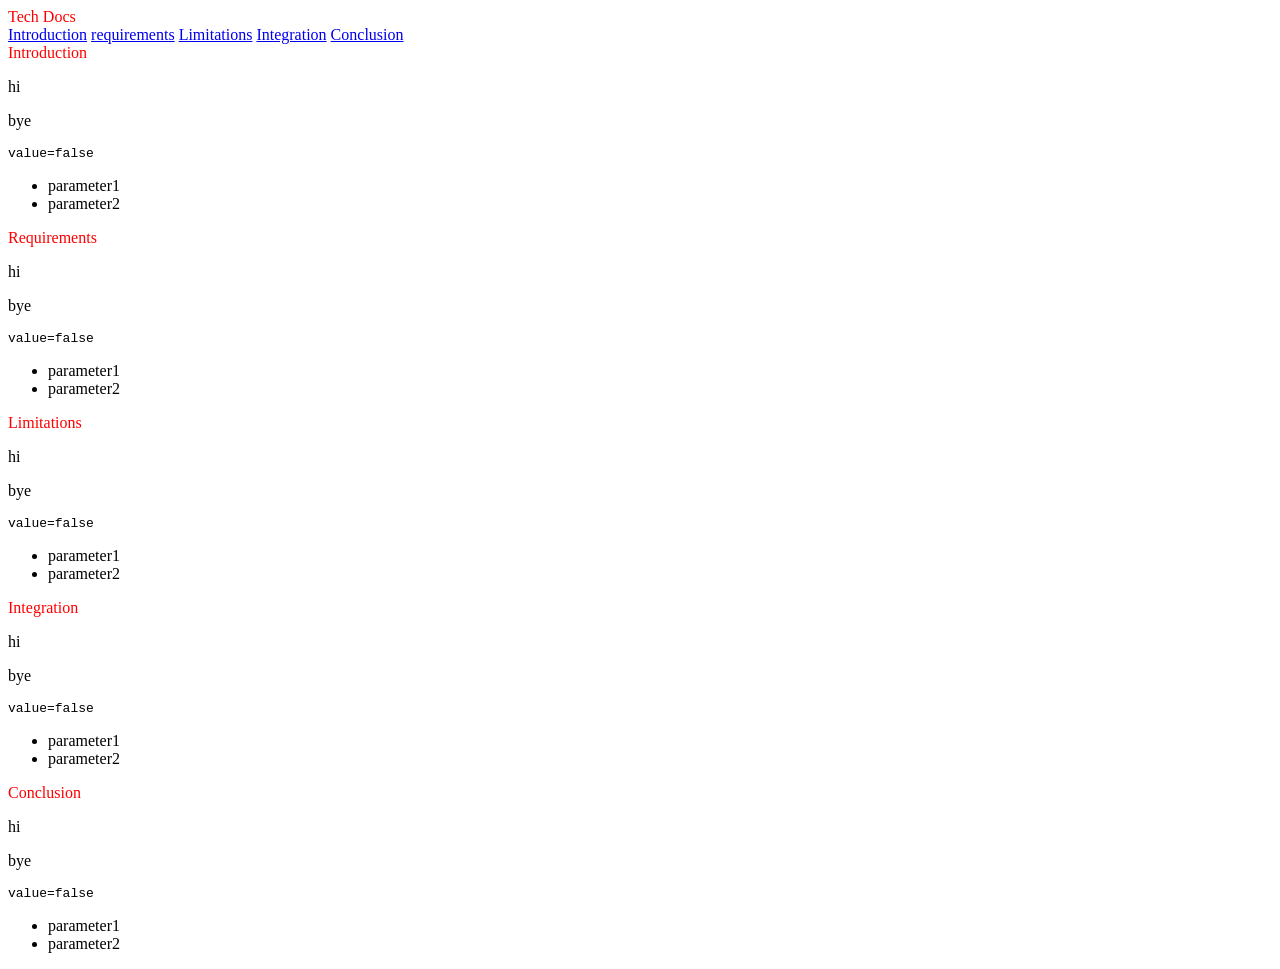
<file: tech_docs_page/default.html>
<head>
    <link rel="stylesheet" href="styles.css">
    </head>
    <header>
      
      <nav id="navbar">
        <header>Tech Docs</header>
    <a href="#introduction" class="nav-link">Introduction</a>
    <a href="#requirements" class="nav-link">requirements</a>
    <a href="#limitations" class="nav-link">Limitations</a>
    <a href="#integration" class="nav-link">Integration</a>
    <a href="#conclusion" class="nav-link">Conclusion</a>
    
      </nav>
      </header>
    <body>
    <main id="main-doc">
    
    <section class="main-section" id="introduction">
      <header>Introduction</header>
      <p>hi</p>
      <p>bye</p>
        <code>value=false</code>
          <ul>
          <li>parameter1</li>
          <li>parameter2</li>
        </ul>
      </section>
    
    <section class="main-section" id="requirements">
      <header>Requirements</header>
      <p>hi</p>
      <p>bye</p>
      <code>value=false</code>
          <ul>
          <li>parameter1</li>
          <li>parameter2</li>
        </ul>
      </section> 
    
    <section class="main-section" id="limitations">
      <header>Limitations</header>
      <p>hi</p>
      <p>bye</p>
      <code>value=false</code>
          <ul>
          <li>parameter1</li>
          <li>parameter2</li>
        </ul>
      </section> 
    
    <section class="main-section" id="integration">
      <header>Integration</header>
      <p>hi</p>
      <p>bye</p>
        <code>value=false</code>
            <ul>
          <li>parameter1</li>
          <li>parameter2</li>
        </ul>
      </section>
     
    <section class="main-section" id="conclusion">
      <header>Conclusion</header>
      <p>hi</p>
      <p>bye</p>
        <code>value=false</code>
        <ul>
          <li>parameter1</li>
          <li>parameter2</li>
        </ul>
      </section>  
    
    </main>
    </body>
</file>
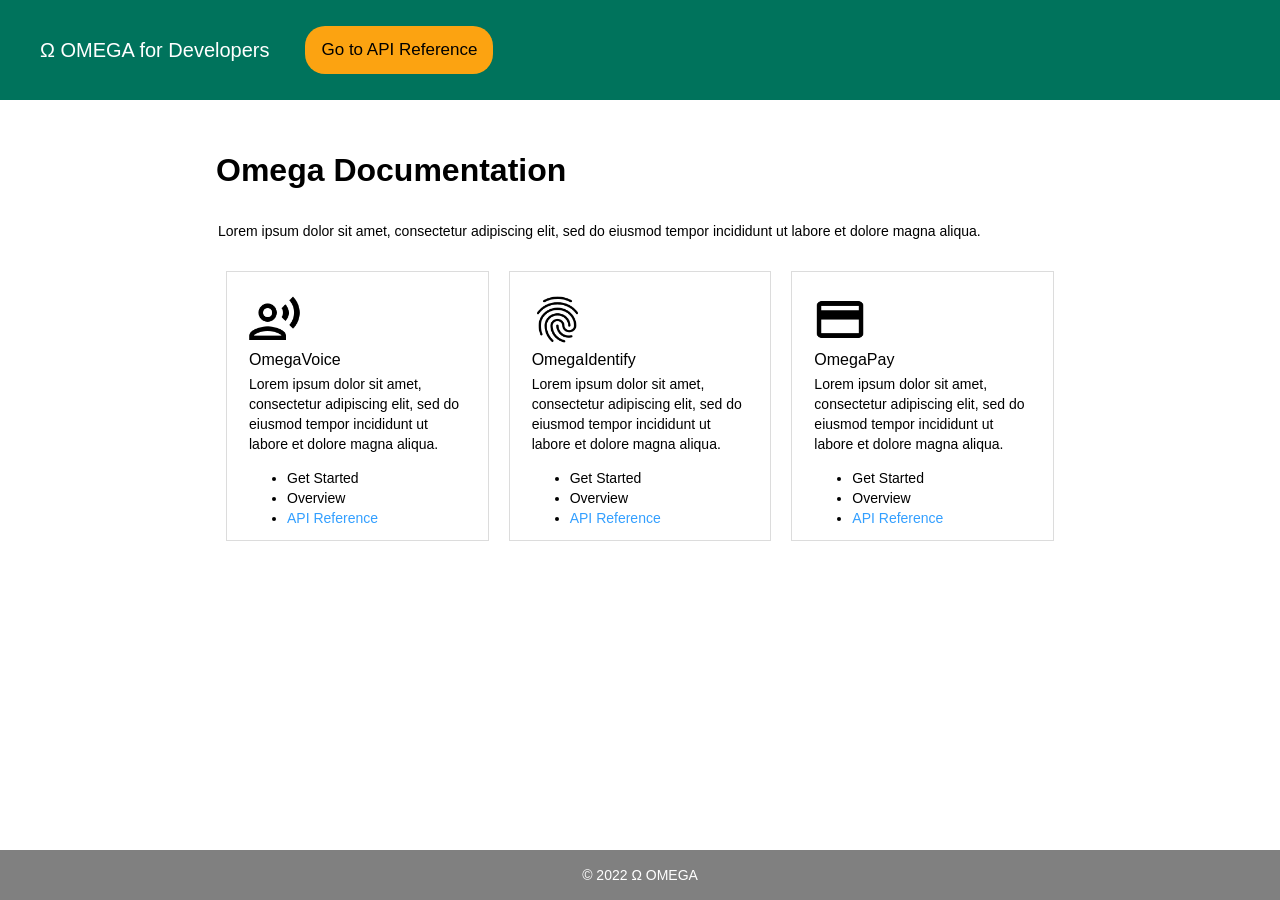
<file: tech_docs_page/docs_landing.html>
<!DOCTYPE html>
<html>
<head>
<meta name="viewport" content="width=device-width, initial-scale=1">
	<link rel="stylesheet" href="docs_landing.css">
	<link rel="stylesheet" href="https://cdnjs.cloudflare.com/ajax/libs/font-awesome/4.7.0/css/font-awesome.min.css">
	<script src="javascript.js"></script>
	<title>Docs</title>


</head>
<header class="header" id="myHeader">
	<p>&Omega; OMEGA for Developers</p>
	<a href="api_reference.html"><button class="button">Go to API Reference </button></a>

</header>
<div class="spacer">
    &nbsp;
</div>
<body>
<div class="content">
<div class="intro">
  <h1>Omega Documentation</h1>
  <p>Lorem ipsum dolor sit amet, consectetur adipiscing elit, sed do eiusmod tempor incididunt ut labore et dolore magna aliqua. </p>
</div>
<div class="padded">
<div class="flex-container">
	
<div>
<img src="outline_record_voice_over_black_48dp.png"></img>
<p class="product-title">OmegaVoice</p>
<p>Lorem ipsum dolor sit amet, consectetur adipiscing elit, sed do eiusmod tempor incididunt ut labore et dolore magna aliqua. </p>

<ul>
	<li>Get Started</li>
	<li>Overview</li>
	<li><a href="api_reference.html#voice">API Reference</a></li>
</ul>
</div>

<div>
<img src="outline_fingerprint_black_48dp.png"></img>
<p class="product-title">OmegaIdentify</p>
<p>Lorem ipsum dolor sit amet, consectetur adipiscing elit, sed do eiusmod tempor incididunt ut labore et dolore magna aliqua. </p>

<ul>
	<li>Get Started</li>
	<li>Overview</li>
	<li><a href="api_reference.html#identity">API Reference</a></li>
</ul>
</div>

<div>
<img src="outline_payment_black_48dp.png"></img>
<p class="product-title">OmegaPay</p>
<p>Lorem ipsum dolor sit amet, consectetur adipiscing elit, sed do eiusmod tempor incididunt ut labore et dolore magna aliqua. </p>

<ul>
	<li>Get Started</li>
	<li>Overview</li>
	<li><a href="api_reference.html#pay">API Reference</a></li>
</ul>
</div>



</div>


</div>
</div>
<div class="footer">
    <p>© 2022 &Omega; OMEGA</p>
  </div>
</body>
</html>
</file>
<file: main.css>
body {
  margin: auto;
  font-family: Arial, Helvetica, sans-serif;
  background-color: white;
  padding: 30px;
  background: #E5E5E5;

}

li {
  line-height: 28px;
  color: black;

}

.wrapper {
  display: grid;
  justify-content: center;
  align-items: center;
  padding-top: 20px;
  gap: 100px;
  grid-auto-flow: row;
  justify-items: start;

}

.item {
  border: solid;
  border-color: #14213D;
  padding: 40px 80px 80px 80px;
  width: auto;
  height: auto;
  border-radius: 12px;
  background-color: white;
  border-top: 30px solid #14213D;
  border-bottom: 10px solid #14213D;
}

.center {
  display: block;
  margin-left: auto;
  margin-right: auto;
  width: 50%;
}

h1 {
  font-size: 30px;
  color: #14213D;
  text-align: center;

}

h2 {
  font-size: 24px;
  color: #007676;
}

h3 {
  font-size: 20px;
   color: #5c6d64;
}

h4 { 
  font-size: 18px;
   color: black;
}

p {
 font-size: 16px;
 color: black;
 line-height: 28px;
 text-align: center;
}

.tftable {
  font-size:16px;
  color:#333333;
  width:100%;
  border-width: 1px;
  border-color: #9dcc7a;
  border-collapse: collapse;
  table-layout: fixed;
}
.tftable th {
  font-size:16px;
  background-color:#abd28e;
  border-width: 1px;
  padding: 8px;
  border-style: solid;
  border-color: #9dcc7a;
  text-align:center;
}

.tftable tr {
  background-color:#ffffff;
}

.tftable td {
  font-size:16px;
  width: 25% ;
  border-width: 1px;
  padding: 8px;
  border-style: solid;
  border-color: #9dcc7a;
}

.main {
  margin: auto;
}

.button {
  background-color: #FCA311; 
  border: none;
  color: black;
  padding: 14px 16px;
  text-align: center;
  text-decoration: none;
  display: inline-block;
  font-size: 17px;
  margin: 6px;
  cursor: pointer;
  border-radius: 20px;
  font: white;
}

.button-2 {
  background-color: #14213D  ; 
  border: none;
  color: white;
  padding: 14px 16px;
  text-align: center;
  text-decoration: none;
  display: inline-block;
  font-size: 17px;
  margin: 6px;
  cursor: pointer;
  border-radius: 20px;
  font: white;
}


.button-3 {
  background: #E5E5E5;
  border: none;
  color: black;
  padding: 14px 16px;
  text-align: center;
  text-decoration: none;
  display: inline-block;
  font-size: 17px;
  margin: 6px;
  cursor: pointer;
  border-radius: 20px;
  font: white;
}

.content {
  background-color: oldlace;
  padding: 10px;
  padding-left: 20px;
  padding-right: 20px;
  margin-top: 50px;
}

.content > h2 {
  font-size: 35px;
  color: #997a8d;
}

.content > h3 {
  font-size: 20px;
  color: #5c6d64;
}

.content > h4 { 
  font-size: 18px;
  color: black;
}

.content > img {
  float: none;
  margin-left: none;
}

.content > p {
  font-size: 16px;
  line-height: 30px;
  color: black;
}
</file>
<file: jokeapp.css>
:root {
  --yellow: #f6e767;
  --white: #f6f7f8;
  --black: white;
}

* {
  box-sizing: border-box;
}
body {
  display: flex;
  flex-flow: column nowrap;
  align-items: center;
  padding: 2rem;
  place-content: center;
  min-height: 100vh;
  background-color: white;
  color: black;
  text-align: center;
  font-size: 1.25rem;
  font-family: Frutiger, "Frutiger Linotype", Univers, Calibri, "Gill Sans",
    "Gill Sans MT", "Myriad Pro", Myriad, "DejaVu Sans Condensed",
    "Liberation Sans", "Nimbus Sans L", Tahoma, Geneva, "Helvetica Neue",
    Helvetica, Arial, sans-serif;
}

p {
  margin: 2rem 0 0;
}

h1 {
  font-size: 22px;
}

#button {
  width: 350px;
  color: var(--black);
  padding: 15px;
  font-weight: 300;
  text-transform: uppercase;
  border: none;
  border-radius: 4px;
  transition: 0.1s ease transform;
  cursor: pointer;
  background-image: url(tom_segura.png);
  background-color: white;
  height: 350px;
}


#button:active {
  transform: translatey(3px);
}

#punchline {
  font-weight: 600;
  font-size: 1.5rem;
}

#error {
  color: #ff4d51;
}
</file>
<file: tech_docs_page/docs_landing.css>
body
{
    font-family: 'Helvetica', 'Arial', sans-serif;
    margin: 0px;
 

}

a {  
	color: #339FFF;
	text-decoration: none;
	font-size: 14px;


}

.button {
  background-color: #FCA311; 
  border: none;
  color: black;
  padding: 14px 16px;
  text-align: center;
  text-decoration: none;
  display: inline-block;
  font-size: 17px;
  margin: 6px;
  cursor: pointer;
  border-radius: 20px;
  font: white;
}

img {
	position: relative;
/*  left: 10px;*/
  width: 25%;
  height: auto;

}

h1 > p {
  font-size: 20px;
}

h1 {
  padding-bottom: 10px;
  padding-top: 20px;
}

.sidenav > h1 {
  font-size: 20px;
}

p {
	font-size: 14px;
	text-align: left;
	padding: 2px;
	margin: 0px;


}

li {
 font-size: 14px;
  text-align: left;
  /* font-size: 1vw; */


}

.text {
  font-size: 16px;
  line-height: 30px;
  padding-bottom: 30px;
  padding-top: 15px;
}

ul {
  font-size: 12px;
}

.header {
  background-color: #00735C;
  height: 100px;
  display: flex;
  align-items: center;
  position: fixed;
  width: 100vw;
  z-index: 100;
  padding: 25px;
}

.header > p {
  font-size: 20px;
  text-align: left;
  padding: 15px;
  color: white;
  font-weight: heavy;
}
.header > a {
  font-size: 20px;
  text-align: left;
  padding: 15px;
  color: white;
  font-weight: heavy;
}

.content {
  padding: 16px;
}

.sticky {
  position: fixed;
  top: 0;
  width: 100%;
}

.sticky + .content {
  padding-top: 102px;
}




/* Clear floats after the columns */

* {
  box-sizing: border-box;
}

.column {
  float: left;
  width: 20%;
  padding: 20px;
  height: 5000px;
  padding-top: 10px;
  padding-right: 10px;
  padding-left: 10px;
  padding-bottom: 0px;
  border-right: solid;
  border-color: #f7fafc;
  border-width: 2px;  
  background: #E5E5E5;

}

.column a {
	display: block;
	font-size: 15px;
	padding: 5px;
	color: black;
	text-decoration: none;
}



.columnB {
  float: left;
  width: 80%;
  padding: 10px;
  height: 100vh;
  padding-top: 0px;
  padding-right: 10px;
  padding-left: 20px;
  padding-bottom: 0px;


}

/* Clear floats after the columns */
.row:after {
  content: "";
  display: table;
  clear: both;
  margin-left: 0px;
  margin-right: 0px;
  padding: 0px;
}


.flex-container {
  display: flex;
  background-color: white;
  justify-content: center;
  /* flex-wrap: wrap; */
  padding: 100px;
  padding-top: 20px;
  flex-direction: row;

}

@media (max-width: 800px) {
  .flex-container {
    flex-direction: column;
  }
}

.flex-container > div {
  background-color: white;
  margin: 10px;
  padding: 20px;
  padding-top: 20px;
  padding-bottom: 20px;
  font-size: 25px;
  padding-bottom: 0px;
  width: 45%;
  text-align: left;
  height: 100%;
  border-style: solid;
  border-color: #DCDCDC;
  border-width: 1px;
  line-height: 20px;
  flex-direction: row;
}


/* .content {
  padding: 0 18px;
  max-height: 0;
  overflow: hidden;
  transition: max-height 0.2s ease-out;
  background-color: #f1f1f1;
} */


.padded {
  padding-right: 100px;
  padding-left: 100px;
  padding-bottom: 200px;
}


.intro {
  padding-left: 200px;
}

.sidenav {
  font-size: 16px;
  line-height: 18px;
  height: 100vw;

}

.sidenav a:hover {
  color: #FCA311; 
}

.code-block {
  background-color: black;
  width: 90%;
  height: auto;
  color: white;
  margin-bottom: 20px;
  padding: 20px;

}

.spacer
{
    width: 100%;
    height: 95px;
}

.footer {
  position: fixed;
  left: 0;
  bottom: 0;
  width: 100%;
  padding: 15px;
  background-color: gray;
  color: white;
  align-items: center;
  display: flex;
  justify-content: center;
}

.product-title {
  font-size: 16px;
}

h2 {
  padding-top: 20px;
  padding-bottom: 30px;
}

h3 {
  padding-top: 20px;
  padding-bottom: 30px;
  font-size: 20px;
}

h4 {
  padding-top: 20px;
  padding-bottom: 40px;
  padding-left: 30px;
  font-family: monospace;
  font-size: 16px;
  border: none; 
	width:50%; 
	height:150px; 
	text-align: justify; 
	background-color: #F5F5F5;
  border-radius: 8px;

}

.add-pad {
	color: black;
	height: 5vh;
	margin: 0;
	scroll-margin-top: 10em;
}

.param-table {
  border-collapse: collapse;
  width: 90%;
  table-layout: fixed;

}

th {
  text-align: left;
  padding: 5px;
  border: 1px solid #00735C;
  color: #00735C;
}

td {
  text-align: left;
  padding: 5px;
  border: 1px solid #00735C;
  width: 200px;
  overflow: hidden;

}

td > p {
  color: red;
  font-style: italic;
  padding-top: 14px;
  font-weight: bolder;
}

td > p {
  color: black;
  font-size: 14px;
}

td > .default {
  color: rgb(45, 51, 51);
  padding-top: 14px;
  font-weight: lighter;

}



.code-snippet {
  background-color: lightyellow;
  color: darkred;
  display: inline-block;
  padding: 3px;
  font-family: monospace;
  font-weight: bolder;
  width: auto;
  border: none;
  font-size: 14px;
}

hr {
  border-top: 2px solid gray;
  margin-top: 20px;
  width: 100%;
}
</file>
<file: tech_docs_page/styles.css>
header {
    color: red;
}
</file>
